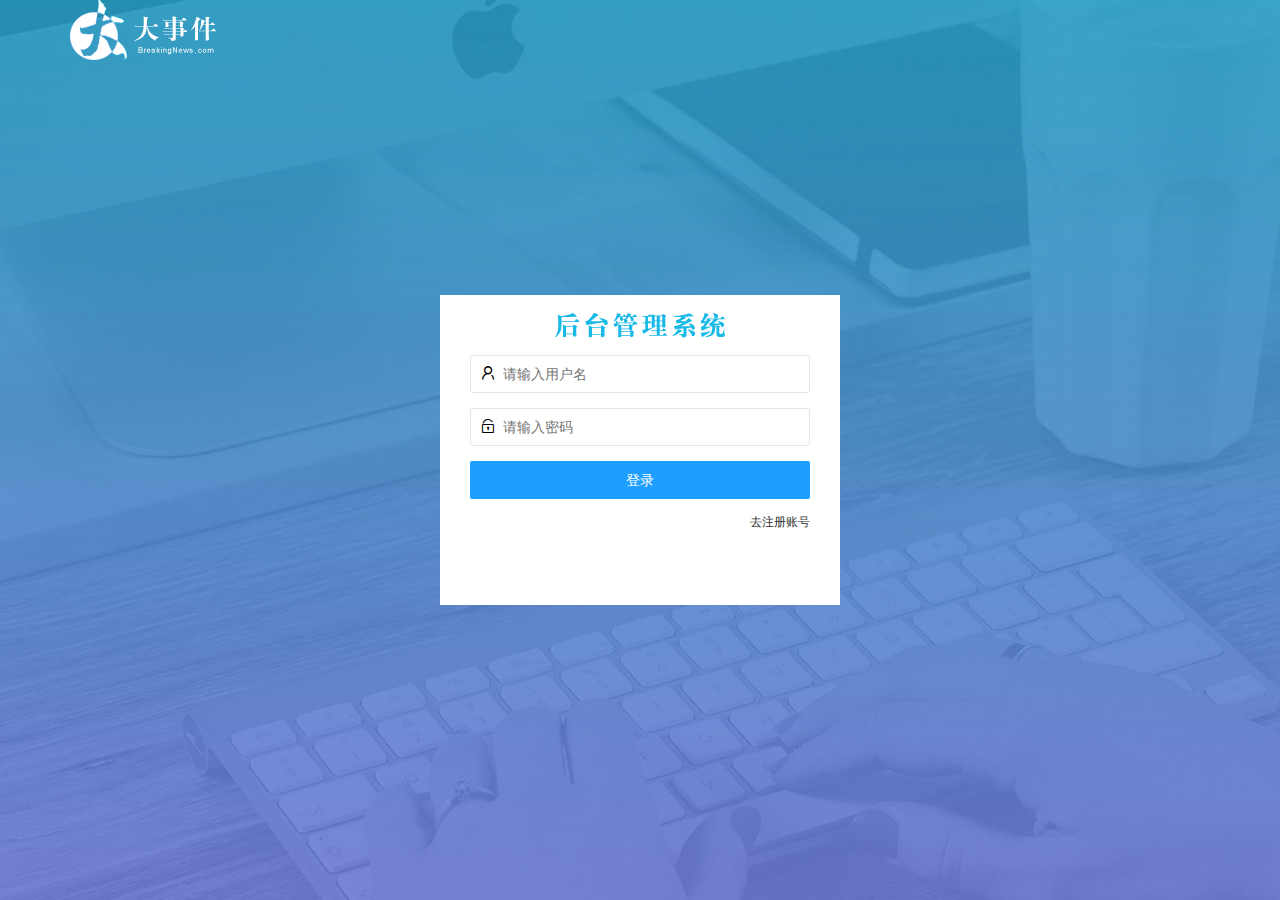
<file: login.html>
<!DOCTYPE html>
<html lang="en">
  <head>
    <meta charset="UTF-8" />
    <meta name="viewport" content="width=device-width, initial-scale=1.0" />
    <title>大事件-登录/注册</title>
    <!-- 导入 LayUI 的样式 -->
    <link rel="stylesheet" href="/assets/lib/layui/css/layui.css" />
    <!-- 导入自己的样式表 -->
    <link rel="stylesheet" href="/assets/css/login.css" />
  </head>
  <body>
    <!-- 头部的 Logo 区域 -->
    <div class="layui-main">
      <img src="/assets/images/logo.png" alt="" />
    </div>

    <!-- 登录注册区域 -->
    <div class="loginAndRegBox">
      <div class="title-box"></div>
      <!-- 登录的div -->
      <div class="login-box">
       <!-- 登录的表单 -->
    <form class="layui-form" id="form_login">
      <!-- 用户名 -->
      <div class="layui-form-item">
        <i class="layui-icon layui-icon-username"></i>
        <input type="text" name="username" required lay-verify="required" placeholder="请输入用户名" autocomplete="off" class="layui-input" />
      </div>
      <!-- 密码 -->
      <div class="layui-form-item">
        <i class="layui-icon layui-icon-password"></i>
        <input type="password" name="password" required lay-verify="required|pwd" placeholder="请输入密码" autocomplete="off" class="layui-input" />
      </div>
      <!-- 登录按钮 -->
      <div class="layui-form-item">
        <!-- 注意：表单提交按钮和普通按钮的区别，就是 lay-submit 属性 -->
        <button class="layui-btn layui-btn-fluid layui-btn-normal" lay-submit>登录</button>
      </div>
      <div class="layui-form-item links">
        <a href="javascript:;" id="link_reg">去注册账号</a>
      </div>
    </div>
    </form>
      <!-- 注册的div -->
      <div class="reg-box">
        <!-- 注册的表单 -->
    <form class="layui-form" id="form_reg">
      <!-- 用户名 -->
      <div class="layui-form-item">
        <i class="layui-icon layui-icon-username"></i>
        <input type="text" name="username" required lay-verify="required" placeholder="请输入用户名" autocomplete="off" class="layui-input" />
      </div>
      <!-- 密码 -->
      <div class="layui-form-item">
        <i class="layui-icon layui-icon-password"></i>
        <input type="password" name="password" required lay-verify="required|pwd" placeholder="请输入密码" autocomplete="off" class="layui-input" />
      </div>
      <!-- 密码确认框 -->
      <div class="layui-form-item">
        <i class="layui-icon layui-icon-password"></i>
        <input type="password" name="repassword" required lay-verify="required|pwd|repwd" placeholder="再次确认密码" autocomplete="off" class="layui-input" />
      </div>
      <!-- 注册按钮 -->
      <div class="layui-form-item">
        <!-- 注意：表单提交按钮和普通按钮的区别，就是 lay-submit 属性 -->
        <button class="layui-btn layui-btn-fluid layui-btn-normal" lay-submit>注册</button>
      </div>
      <div class="layui-form-item links">
        <a href="javascript:;" id="link_login">去登录</a>
      </div>
    </form>
        <!-- <a href="javascript:;" id="link_login">去登录</a> -->
      </div>
    </div>
    <!-- 导入layui的js -->
    <script src="/assets/lib/layui/layui.all.js"></script>
  
    <!-- 导入jquery -->
    <script src="/assets/lib/jquery.js"></script>

    <!-- 导入 自己封装的baseAPI.js -->
    <script src="/assets/js/baseAPI.js"></script>

    <!-- 导入自己的JavaScript -->
    <script src="/assets/js/login.js"></script>
  </body>
</html>
</file>
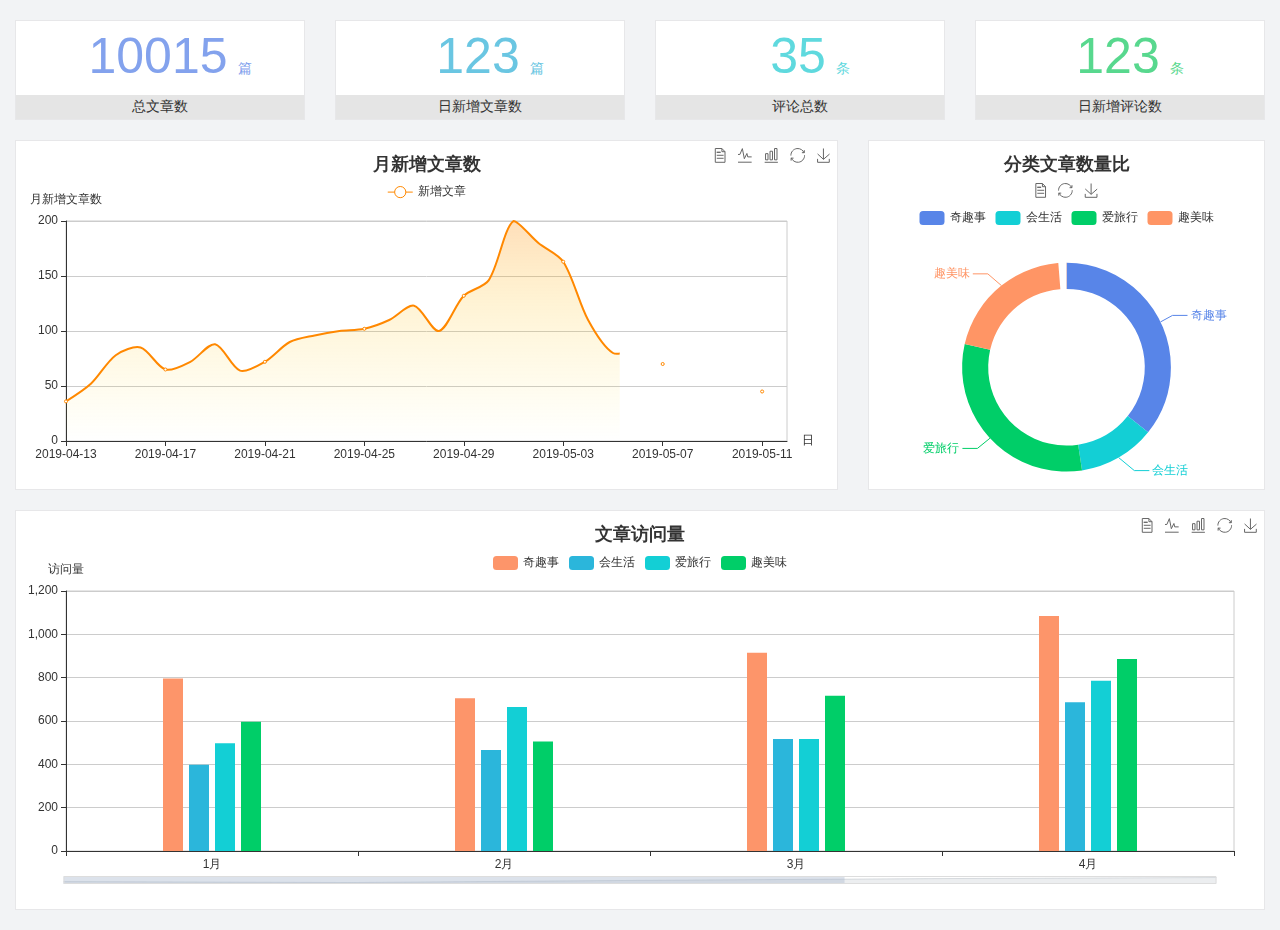
<file: home/dashboard.html>
<!DOCTYPE html>
<html lang="en">

<head>
  <meta charset="UTF-8">
  <meta name="viewport" content="width=device-width, initial-scale=1.0">
  <meta http-equiv="X-UA-Compatible" content="ie=edge">
  <title>图表统计</title>
  <link rel="stylesheet" href="../../assets/lib/bootstrap.css" />
  <link rel="stylesheet" href="../../assets/lib/main.css" />
  <script src="../../assets/lib/jquery.js"></script>
  <script type="text/javascript" src="../../assets/lib/echarts.min.js"></script>
</head>

<body>
  <div class="container-fluid">
    <div class="row spannel_list">
      <div class="col-sm-3 col-xs-6">
        <div class="spannel">
          <em>10015</em><span>篇</span>
          <b>总文章数</b>
        </div>
      </div>
      <div class="col-sm-3 col-xs-6">
        <div class="spannel scolor01">
          <em>123</em><span>篇</span>
          <b>日新增文章数</b>
        </div>
      </div>
      <div class="col-sm-3 col-xs-6">
        <div class="spannel scolor02">
          <em>35</em><span>条</span>
          <b>评论总数</b>
        </div>
      </div>
      <div class="col-sm-3 col-xs-6">
        <div class="spannel scolor03">
          <em>123</em><span>条</span>
          <b>日新增评论数</b>
        </div>
      </div>
    </div>
  </div>

  <div class="container-fluid">
    <div class="row curve-pie">
      <div class="col-lg-8 col-md-8">
        <div class="gragh_pannel" id="curve_show"></div>
      </div>
      <div class="col-lg-4 col-md-4">
        <div class="gragh_pannel" id="pie_show"></div>
      </div>
    </div>
  </div>

  <div class="container-fluid">
    <div class="column_pannel" id="column_show"></div>
  </div>

  <script>
    var oChart = echarts.init(document.getElementById('curve_show'));
    var aList_all = [
      { 'count': 36, 'date': '2019-04-13' },
      { 'count': 52, 'date': '2019-04-14' },
      { 'count': 78, 'date': '2019-04-15' },
      { 'count': 85, 'date': '2019-04-16' },
      { 'count': 65, 'date': '2019-04-17' },
      { 'count': 72, 'date': '2019-04-18' },
      { 'count': 88, 'date': '2019-04-19' },
      { 'count': 64, 'date': '2019-04-20' },
      { 'count': 72, 'date': '2019-04-21' },
      { 'count': 90, 'date': '2019-04-22' },
      { 'count': 96, 'date': '2019-04-23' },
      { 'count': 100, 'date': '2019-04-24' },
      { 'count': 102, 'date': '2019-04-25' },
      { 'count': 110, 'date': '2019-04-26' },
      { 'count': 123, 'date': '2019-04-27' },
      { 'count': 100, 'date': '2019-04-28' },
      { 'count': 132, 'date': '2019-04-29' },
      { 'count': 146, 'date': '2019-04-30' },
      { 'count': 200, 'date': '2019-05-01' },
      { 'count': 180, 'date': '2019-05-02' },
      { 'count': 163, 'date': '2019-05-03' },
      { 'count': 110, 'date': '2019-05-04' },
      { 'count': 80, 'date': '2019-05-05' },
      { 'count': 82, 'date': '2019-05-06' },
      { 'count': 70, 'date': '2019-05-07' },
      { 'count': 65, 'date': '2019-05-08' },
      { 'count': 54, 'date': '2019-05-09' },
      { 'count': 40, 'date': '2019-05-10' },
      { 'count': 45, 'date': '2019-05-11' },
      { 'count': 38, 'date': '2019-05-12' },
    ];

    let aCount = [];
    let aDate = [];

    for (var i = 0; i < aList_all.length; i++) {
      aCount.push(aList_all[i].count);
      aDate.push(aList_all[i].date);
    }

    var chartopt = {
      title: {
        text: '月新增文章数',
        left: 'center',
        top: '10'
      },
      tooltip: {
        trigger: 'axis'
      },
      legend: {
        data: ['新增文章'],
        top: '40'
      },
      toolbox: {
        show: true,
        feature: {
          mark: { show: true },
          dataView: { show: true, readOnly: false },
          magicType: { show: true, type: ['line', 'bar'] },
          restore: { show: true },
          saveAsImage: { show: true }
        }
      },
      calculable: true,
      xAxis: [
        {
          name: '日',
          type: 'category',
          boundaryGap: false,
          data: aDate
        }
      ],
      yAxis: [
        {
          name: '月新增文章数',
          type: 'value'
        }
      ],
      series: [
        {
          name: '新增文章',
          type: 'line',
          smooth: true,
          itemStyle: { normal: { areaStyle: { type: 'default' }, color: '#f80' }, lineStyle: { color: '#f80' } },
          data: aCount
        }],
      areaStyle: {
        normal: {
          color: new echarts.graphic.LinearGradient(0, 0, 0, 1, [{
            offset: 0,
            color: 'rgba(255,136,0,0.39)'
          }, {
            offset: .34,
            color: 'rgba(255,180,0,0.25)'
          }, {
            offset: 1,
            color: 'rgba(255,222,0,0.00)'
          }])

        }
      },
      grid: {
        show: true,
        x: 50,
        x2: 50,
        y: 80,
        height: 220
      }
    };

    oChart.setOption(chartopt);


    var oPie = echarts.init(document.getElementById('pie_show'));
    var oPieopt =
    {
      title: {
        top: 10,
        text: '分类文章数量比',
        x: 'center'
      },
      tooltip: {
        trigger: 'item',
        formatter: "{a} <br/>{b} : {c} ({d}%)"
      },
      color: ['#5885e8', '#13cfd5', '#00ce68', '#ff9565'],
      legend: {
        x: 'center',
        top: 65,
        data: ['奇趣事', '会生活', '爱旅行', '趣美味']
      },
      toolbox: {
        show: true,
        x: 'center',
        top: 35,
        feature: {
          mark: { show: true },
          dataView: { show: true, readOnly: false },
          magicType: {
            show: true,
            type: ['pie', 'funnel'],
            option: {
              funnel: {
                x: '25%',
                width: '50%',
                funnelAlign: 'left',
                max: 1548
              }
            }
          },
          restore: { show: true },
          saveAsImage: { show: true }
        }
      },
      calculable: true,
      series: [
        {
          name: '访问来源',
          type: 'pie',
          radius: ['45%', '60%'],
          center: ['50%', '65%'],
          data: [
            { value: 300, name: '奇趣事' },
            { value: 100, name: '会生活' },
            { value: 260, name: '爱旅行' },
            { value: 180, name: '趣美味' }
          ]
        }
      ]
    };
    oPie.setOption(oPieopt);



    var oColumn = this.echarts.init(document.getElementById('column_show'));
    var oColumnopt =
    {
      title: {
        text: '文章访问量',
        left: 'center',
        top: '10'
      },
      tooltip: {
        trigger: 'axis'
      },
      legend: {
        data: ['奇趣事', '会生活', '爱旅行', '趣美味'],
        top: '40'
      },
      toolbox: {
        show: true,
        feature: {
          mark: { show: true },
          dataView: { show: true, readOnly: false },
          magicType: { show: true, type: ['line', 'bar'] },
          restore: { show: true },
          saveAsImage: { show: true }
        }
      },
      calculable: true,
      xAxis: [
        {
          type: 'category',
          data: ['1月', '2月', '3月', '4月', '5月']
        }
      ],
      yAxis: [
        {
          name: '访问量',
          type: 'value'
        }
      ],
      series: [
        {
          name: '奇趣事',
          type: 'bar',
          barWidth: 20,
          itemStyle: {
            normal: { areaStyle: { type: 'default' }, color: '#fd956a' }
          },
          data: [800, 708, 920, 1090, 1200]
        },
        {
          name: '会生活',
          type: 'bar',
          barWidth: 20,
          itemStyle: {
            normal: { areaStyle: { type: 'default' }, color: '#2bb6db' }
          },
          data: [400, 468, 520, 690, 800]
        },
        {
          name: '爱旅行',
          type: 'bar',
          barWidth: 20,
          itemStyle: {
            normal: { areaStyle: { type: 'default' }, color: '#13cfd5' }
          },
          data: [500, 668, 520, 790, 900]
        },
        {
          name: '趣美味',
          type: 'bar',
          barWidth: 20,
          itemStyle: {
            normal: { areaStyle: { type: 'default' }, color: '#00ce68' }
          },
          data: [600, 508, 720, 890, 1000]
        }
      ],
      grid: {
        show: true,
        x: 50,
        x2: 30,
        y: 80,
        height: 260
      },
      dataZoom: [//给x轴设置滚动条
        {
          start: 0,//默认为0
          end: 100 - 1000 / 31,//默认为100
          type: 'slider',
          show: true,
          xAxisIndex: [0],
          handleSize: 0,//滑动条的 左右2个滑动条的大小
          height: 8,//组件高度
          left: 45, //左边的距离
          right: 50,//右边的距离
          bottom: 26,//右边的距离
          handleColor: '#ddd',//h滑动图标的颜色
          handleStyle: {
            borderColor: "#cacaca",
            borderWidth: "1",
            shadowBlur: 2,
            background: "#ddd",
            shadowColor: "#ddd",
          }
        }]
    };
    oColumn.setOption(oColumnopt);
  </script>
</body>

</html>
</file>
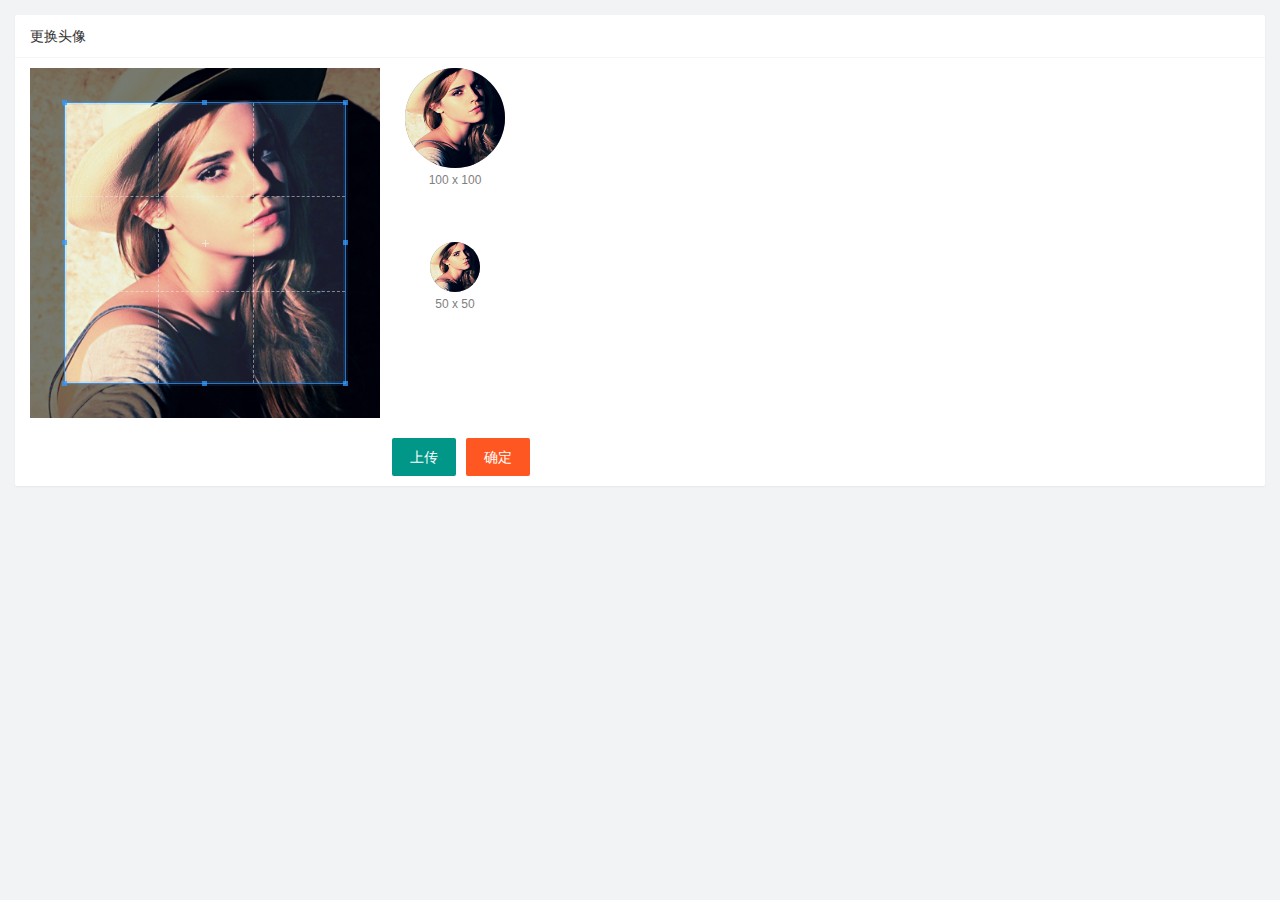
<file: user/user_avatar.html>
<!DOCTYPE html>
<html lang="en">

<head>
    <meta charset="UTF-8" />
    <meta name="viewport" content="width=device-width, initial-scale=1.0" />
    <title>Document</title>
    <link rel="stylesheet" href="/assets/lib/layui/css/layui.css" />
    <link rel="stylesheet" href="/assets/lib/cropper/cropper.css" />
    <link rel="stylesheet" href="/assets/css/user/user_avatar.css" />
</head>

<body>
    <!-- 卡片区域 -->
    <div class="layui-card">
        <div class="layui-card-header">更换头像</div>
        <div class="layui-card-body">
            <!-- 第一行的图片裁剪和预览区域 -->
            <div class="row1">
                <!-- 图片裁剪区域 -->
                <div class="cropper-box">
                    <!-- 这个 img 标签很重要，将来会把它初始化为裁剪区域 -->
                    <img id="image" src="/assets/images/sample.jpg" />
                </div>
                <!-- 图片的预览区域 -->
                <div class="preview-box">
                    <div>
                        <!-- 宽高为 100px 的预览区域 -->
                        <div class="img-preview w100"></div>
                        <p class="size">100 x 100</p>
                    </div>
                    <div>
                        <!-- 宽高为 50px 的预览区域 -->
                        <div class="img-preview w50"></div>
                        <p class="size">50 x 50</p>
                    </div>
                </div>
            </div>
            <div class="row2">
                <input type="file" id="file" accept="image/*" />
                <button type="button" class="layui-btn" id="btnChooseImage">上传</button>
                <button type="button" class="layui-btn layui-btn-danger" id="btnUpload">确定</button>
            </div>
        </div>
    </div>
</body>


<script src="/assets/lib/layui/layui.all.js"></script>
<script src="/assets/lib/jquery.js"></script>
<script src="/assets/lib/cropper/Cropper.js"></script>
<script src="/assets/lib/cropper/jquery-cropper.js"></script>
<script src="/assets/js/baseAPI.js"></script>
<script src="/assets/js/user/user_avatar.js"></script>
</html>
</file>
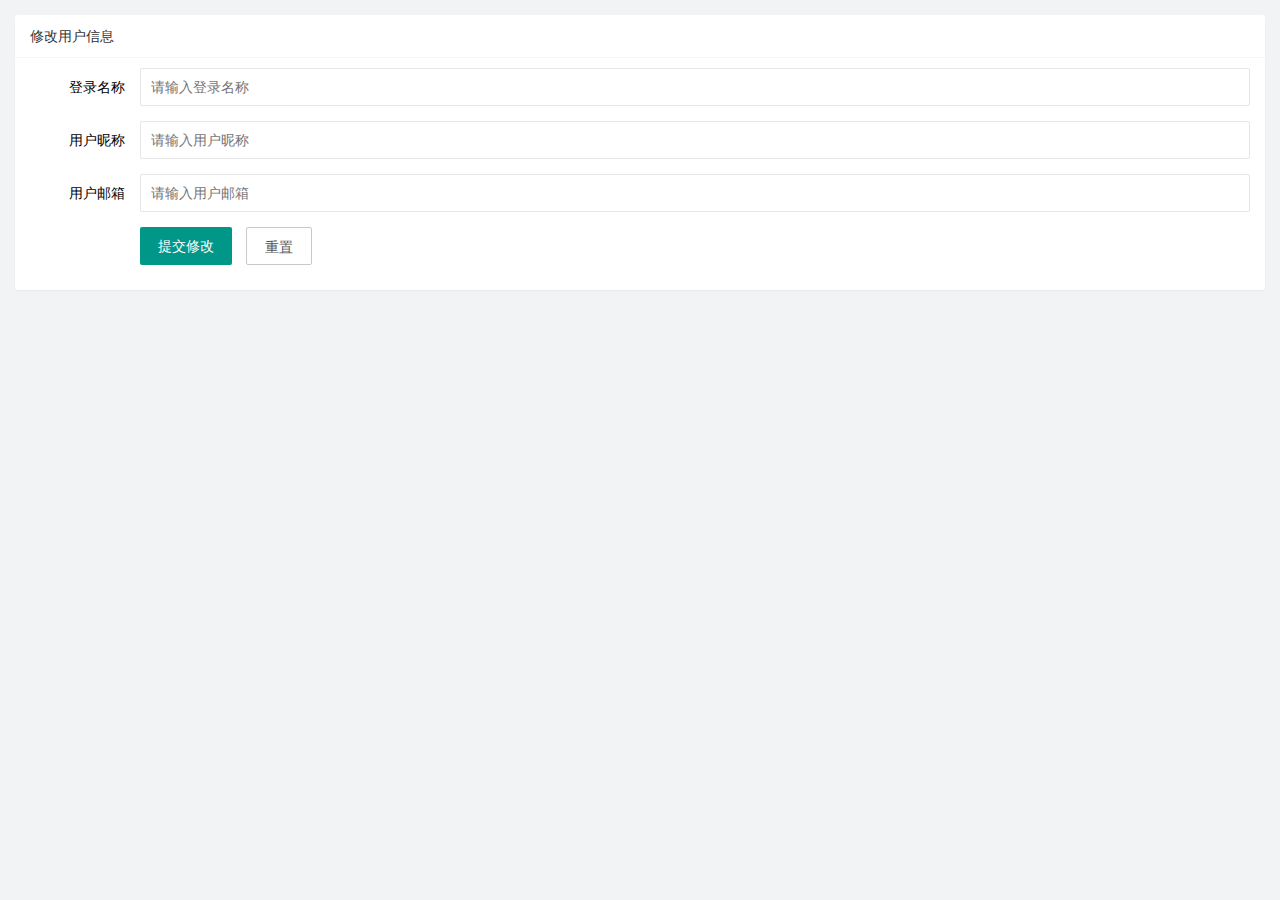
<file: user/user_info.html>
<!DOCTYPE html>
<html lang="en">

<head>
    <meta charset="UTF-8" />
    <meta name="viewport" content="width=device-width, initial-scale=1.0" />
    <title>Document</title>
    <!-- 导入 layui 的样式 -->
    <link rel="stylesheet" href="/assets/lib/layui/css/layui.css" />
    <!-- 导入自己的样式 -->
    <link rel="stylesheet" href="/assets/css/user/user_info.css" />
</head>

<body>
    <!-- 卡片区域 -->
    <div class="layui-card">
        <div class="layui-card-header">修改用户信息</div>
        <div class="layui-card-body">
            <!-- form 表单区域 -->
            <form class="layui-form" action="" lay-filter='formUserInfo'>
                <!-- 这是隐藏域 -->
  <input type="hidden" name="id" value="" />
                <div class="layui-form-item">
                    <label class="layui-form-label">登录名称</label>
                    <div class="layui-input-block">
                        <input type="text" name="username" required lay-verify="required" placeholder="请输入登录名称"
                            autocomplete="off" class="layui-input" />
                    </div>
                </div>
                <div class="layui-form-item">
                    <label class="layui-form-label">用户昵称</label>
                    <div class="layui-input-block">
                        <input type="text" name="nickname" required lay-verify="required|nickname" placeholder="请输入用户昵称"
                            autocomplete="off" class="layui-input" />
                    </div>
                </div>
                <div class="layui-form-item">
                    <label class="layui-form-label">用户邮箱</label>
                    <div class="layui-input-block">
                        <input type="text" name="email" required lay-verify="required|email" placeholder="请输入用户邮箱"
                            autocomplete="off" class="layui-input" />
                    </div>
                </div>
                <div class="layui-form-item">
                    <div class="layui-input-block">
                        <button class="layui-btn" lay-submit lay-filter="formDemo">提交修改</button>
                        <button id="btnReset" class="layui-btn layui-btn-primary">重置</button>
                    </div>
                </div>
            </form>
        </div>
    </div>
</body>

<!-- 导入 layui 的 js -->
<script src="/assets/lib/layui/layui.all.js"></script>
<!-- 导入 jquery -->
<script src="/assets/lib/jquery.js"></script>
<!-- 引入baseAPI js -->
<script src="/assets/js/baseAPI.js"></script>
<!-- 导入自己的 js -->
<script src="/assets/js/user/user_info.js"></script>

</html>
</file>
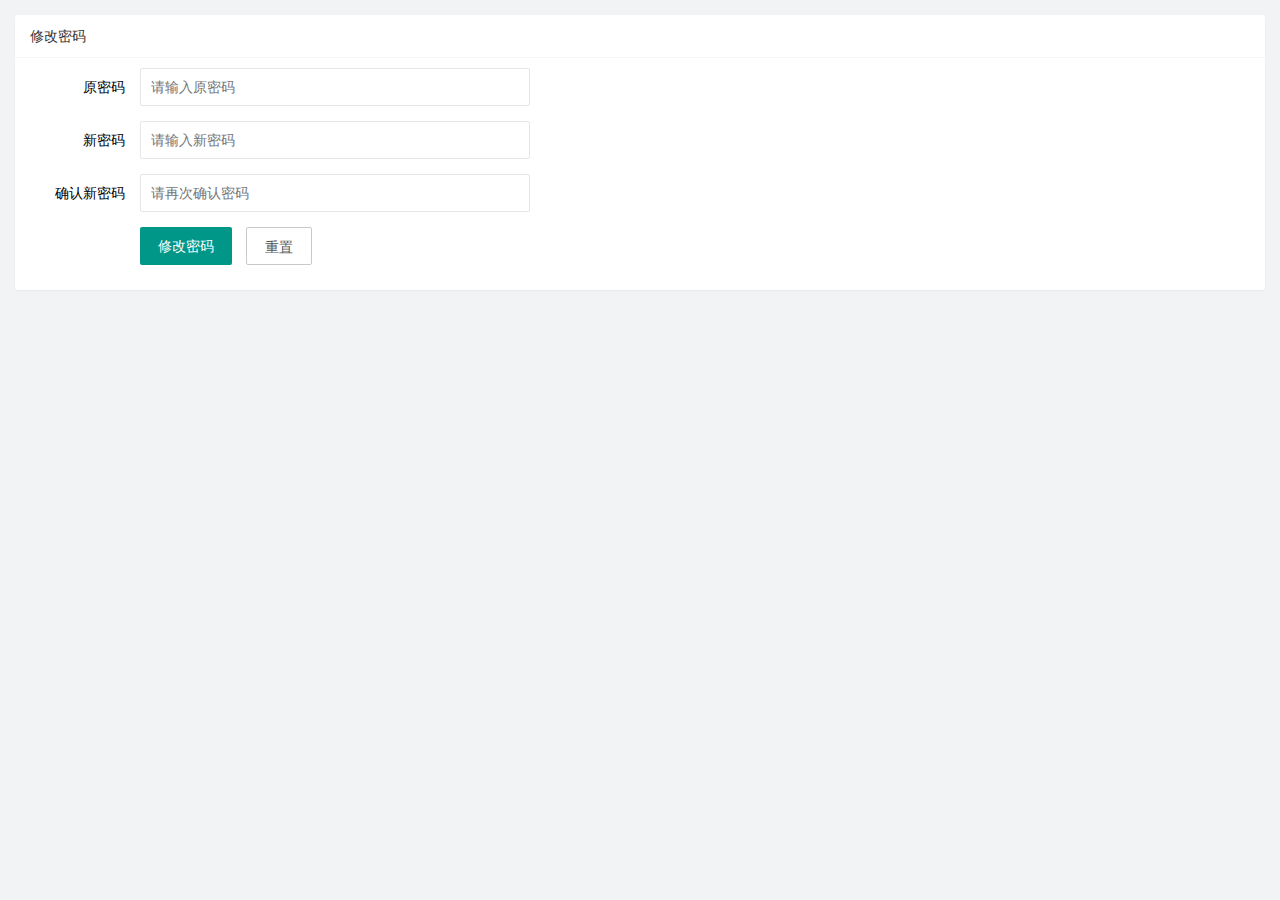
<file: user/user_pwd.html>
<!DOCTYPE html>
<html lang="en">
  <head>
    <meta charset="UTF-8" />
    <meta name="viewport" content="width=device-width, initial-scale=1.0" />
    <title>Document</title>
    <link rel="stylesheet" href="/assets/lib/layui/css/layui.css" />
    <link rel="stylesheet" href="/assets/css/user/user_pwd.css" />
  </head>
  <body>
    <!-- 卡片区域 -->
    <div class="layui-card">
      <div class="layui-card-header">修改密码</div>
      <div class="layui-card-body">
        <form class="layui-form">
          <div class="layui-form-item">
            <label class="layui-form-label">原密码</label>
            <div class="layui-input-block">
              <input type="password" name="oldPwd" required lay-verify="required|pwd" placeholder="请输入原密码" autocomplete="off" class="layui-input" />
            </div>
          </div>
          <div class="layui-form-item">
            <label class="layui-form-label">新密码</label>
            <div class="layui-input-block">
              <input type="password" name="newPwd" required lay-verify="required|pwd|samePwd" placeholder="请输入新密码" autocomplete="off" class="layui-input" />
            </div>
          </div>
          <div class="layui-form-item">
            <label class="layui-form-label">确认新密码</label>
            <div class="layui-input-block">
              <input type="password" name="rePwd" required lay-verify="required|rePwd" placeholder="请再次确认密码" autocomplete="off" class="layui-input" />
            </div>
          </div>
          <div class="layui-form-item">
            <div class="layui-input-block">
              <button class="layui-btn" lay-submit lay-filter="formDemo">修改密码</button>
              <button type="reset" class="layui-btn layui-btn-primary">重置</button>
            </div>
          </div>
        </form>
      </div>
    </div>
  </body>


  <!-- 导入 layui 的 js -->
<script src="/assets/lib/layui/layui.all.js"></script>
<!-- 导入 jQuery -->
<script src="/assets/lib/jquery.js"></script>
<!-- 导入 baseAPI -->
<script src="/assets/js/baseAPI.js"></script>
<!-- 导入自己的 js -->
<script src="/assets/js/user/user_pwd.js"></script>

</html>
</file>
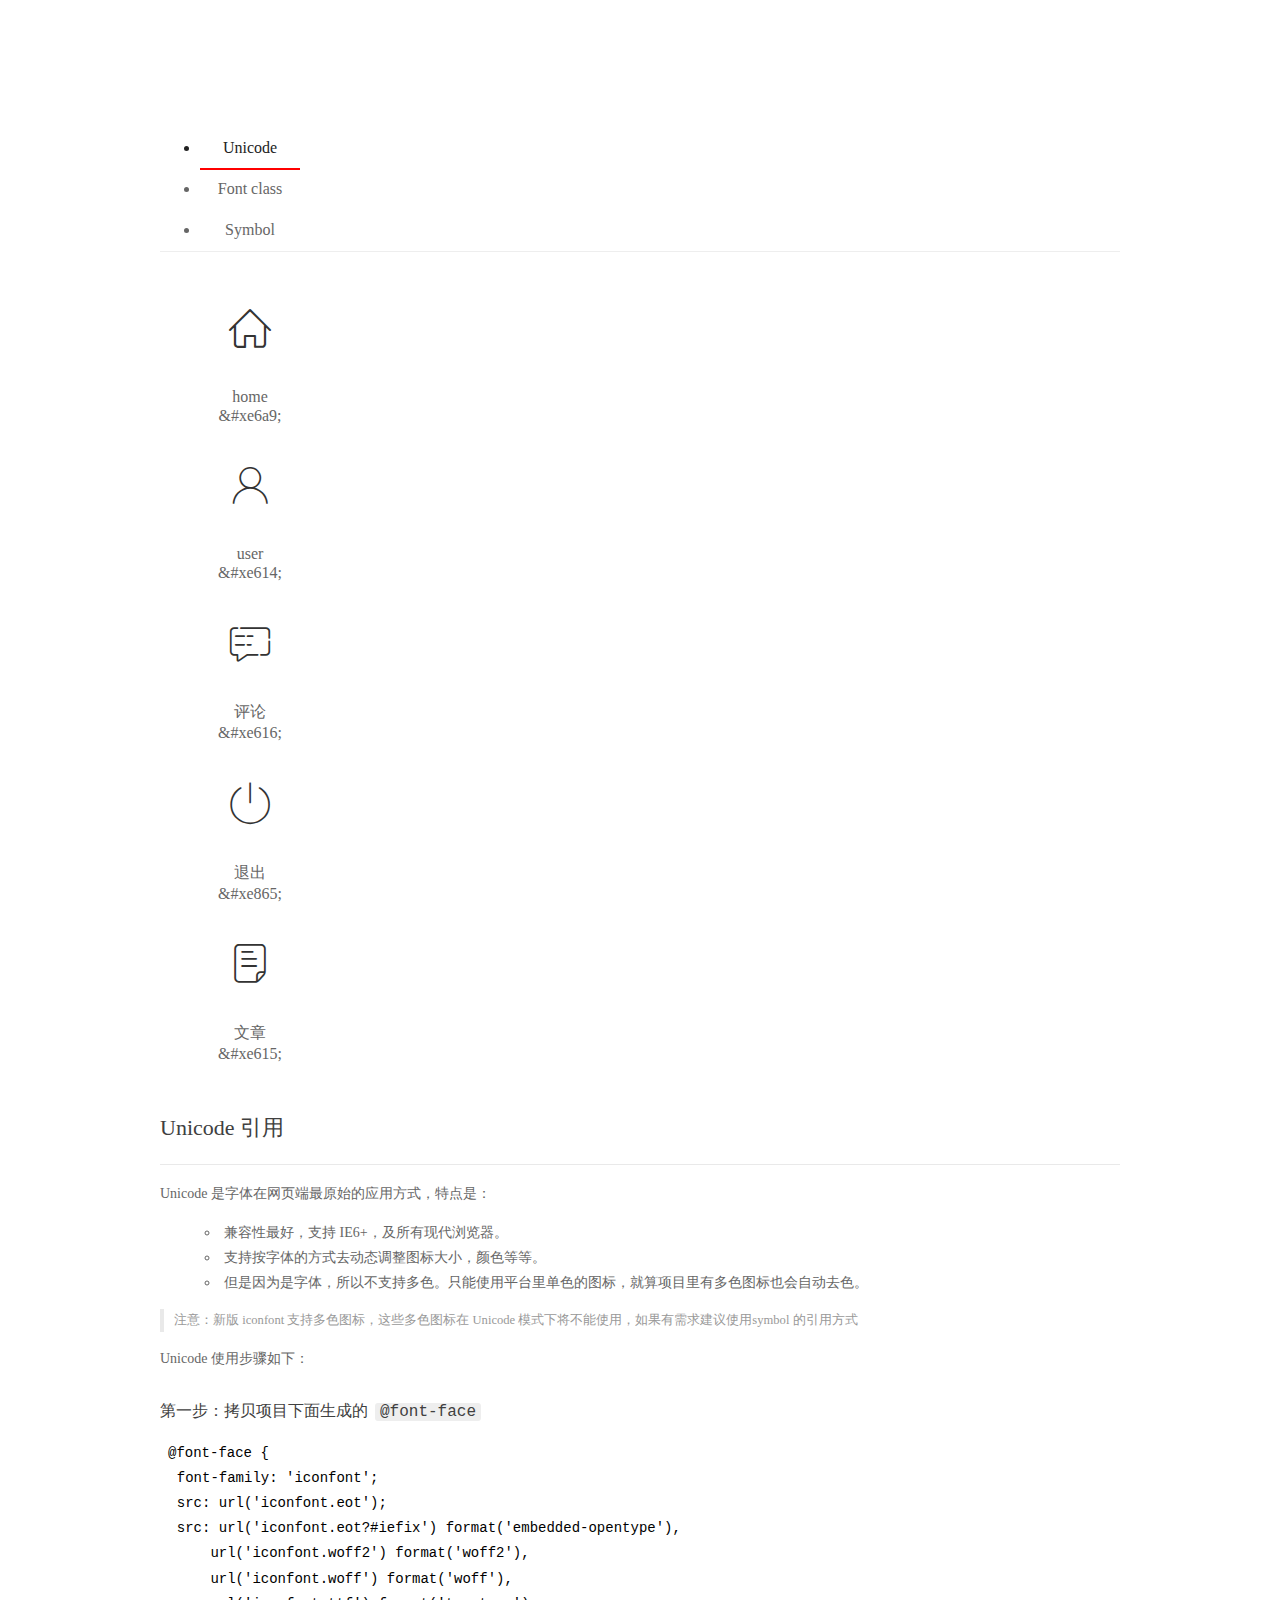
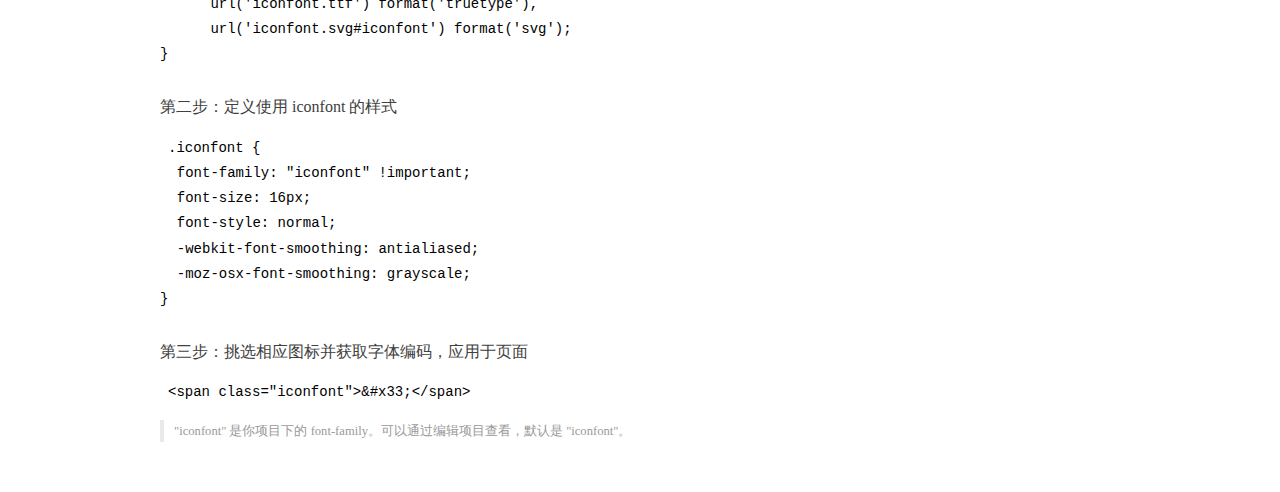
<file: assets/fonts/demo_index.html>
<!DOCTYPE html>
<html>
<head>
  <meta charset="utf-8"/>
  <title>IconFont Demo</title>
  <link rel="shortcut icon" href="https://gtms04.alicdn.com/tps/i4/TB1_oz6GVXXXXaFXpXXJDFnIXXX-64-64.ico" type="image/x-icon"/>
  <link rel="stylesheet" href="https://g.alicdn.com/thx/cube/1.3.2/cube.min.css">
  <link rel="stylesheet" href="demo.css">
  <link rel="stylesheet" href="iconfont.css">
  <script src="iconfont.js"></script>
  <!-- jQuery -->
  <script src="https://a1.alicdn.com/oss/uploads/2018/12/26/7bfddb60-08e8-11e9-9b04-53e73bb6408b.js"></script>
  <!-- 代码高亮 -->
  <script src="https://a1.alicdn.com/oss/uploads/2018/12/26/a3f714d0-08e6-11e9-8a15-ebf944d7534c.js"></script>
</head>
<body>
  <div class="main">
    <h1 class="logo"><a href="https://www.iconfont.cn/" title="iconfont 首页" target="_blank">&#xe86b;</a></h1>
    <div class="nav-tabs">
      <ul id="tabs" class="dib-box">
        <li class="dib active"><span>Unicode</span></li>
        <li class="dib"><span>Font class</span></li>
        <li class="dib"><span>Symbol</span></li>
      </ul>
      
    </div>
    <div class="tab-container">
      <div class="content unicode" style="display: block;">
          <ul class="icon_lists dib-box">
          
            <li class="dib">
              <span class="icon iconfont">&#xe6a9;</span>
                <div class="name">home</div>
                <div class="code-name">&amp;#xe6a9;</div>
              </li>
          
            <li class="dib">
              <span class="icon iconfont">&#xe614;</span>
                <div class="name">user</div>
                <div class="code-name">&amp;#xe614;</div>
              </li>
          
            <li class="dib">
              <span class="icon iconfont">&#xe616;</span>
                <div class="name">评论</div>
                <div class="code-name">&amp;#xe616;</div>
              </li>
          
            <li class="dib">
              <span class="icon iconfont">&#xe865;</span>
                <div class="name">退出</div>
                <div class="code-name">&amp;#xe865;</div>
              </li>
          
            <li class="dib">
              <span class="icon iconfont">&#xe615;</span>
                <div class="name">文章</div>
                <div class="code-name">&amp;#xe615;</div>
              </li>
          
          </ul>
          <div class="article markdown">
          <h2 id="unicode-">Unicode 引用</h2>
          <hr>

          <p>Unicode 是字体在网页端最原始的应用方式，特点是：</p>
          <ul>
            <li>兼容性最好，支持 IE6+，及所有现代浏览器。</li>
            <li>支持按字体的方式去动态调整图标大小，颜色等等。</li>
            <li>但是因为是字体，所以不支持多色。只能使用平台里单色的图标，就算项目里有多色图标也会自动去色。</li>
          </ul>
          <blockquote>
            <p>注意：新版 iconfont 支持多色图标，这些多色图标在 Unicode 模式下将不能使用，如果有需求建议使用symbol 的引用方式</p>
          </blockquote>
          <p>Unicode 使用步骤如下：</p>
          <h3 id="-font-face">第一步：拷贝项目下面生成的 <code>@font-face</code></h3>
<pre><code class="language-css"
>@font-face {
  font-family: 'iconfont';
  src: url('iconfont.eot');
  src: url('iconfont.eot?#iefix') format('embedded-opentype'),
      url('iconfont.woff2') format('woff2'),
      url('iconfont.woff') format('woff'),
      url('iconfont.ttf') format('truetype'),
      url('iconfont.svg#iconfont') format('svg');
}
</code></pre>
          <h3 id="-iconfont-">第二步：定义使用 iconfont 的样式</h3>
<pre><code class="language-css"
>.iconfont {
  font-family: "iconfont" !important;
  font-size: 16px;
  font-style: normal;
  -webkit-font-smoothing: antialiased;
  -moz-osx-font-smoothing: grayscale;
}
</code></pre>
          <h3 id="-">第三步：挑选相应图标并获取字体编码，应用于页面</h3>
<pre>
<code class="language-html"
>&lt;span class="iconfont"&gt;&amp;#x33;&lt;/span&gt;
</code></pre>
          <blockquote>
            <p>"iconfont" 是你项目下的 font-family。可以通过编辑项目查看，默认是 "iconfont"。</p>
          </blockquote>
          </div>
      </div>
      <div class="content font-class">
        <ul class="icon_lists dib-box">
          
          <li class="dib">
            <span class="icon iconfont icon-home"></span>
            <div class="name">
              home
            </div>
            <div class="code-name">.icon-home
            </div>
          </li>
          
          <li class="dib">
            <span class="icon iconfont icon-user"></span>
            <div class="name">
              user
            </div>
            <div class="code-name">.icon-user
            </div>
          </li>
          
          <li class="dib">
            <span class="icon iconfont icon-pinglun"></span>
            <div class="name">
              评论
            </div>
            <div class="code-name">.icon-pinglun
            </div>
          </li>
          
          <li class="dib">
            <span class="icon iconfont icon-tuichu"></span>
            <div class="name">
              退出
            </div>
            <div class="code-name">.icon-tuichu
            </div>
          </li>
          
          <li class="dib">
            <span class="icon iconfont icon-16"></span>
            <div class="name">
              文章
            </div>
            <div class="code-name">.icon-16
            </div>
          </li>
          
        </ul>
        <div class="article markdown">
        <h2 id="font-class-">font-class 引用</h2>
        <hr>

        <p>font-class 是 Unicode 使用方式的一种变种，主要是解决 Unicode 书写不直观，语意不明确的问题。</p>
        <p>与 Unicode 使用方式相比，具有如下特点：</p>
        <ul>
          <li>兼容性良好，支持 IE8+，及所有现代浏览器。</li>
          <li>相比于 Unicode 语意明确，书写更直观。可以很容易分辨这个 icon 是什么。</li>
          <li>因为使用 class 来定义图标，所以当要替换图标时，只需要修改 class 里面的 Unicode 引用。</li>
          <li>不过因为本质上还是使用的字体，所以多色图标还是不支持的。</li>
        </ul>
        <p>使用步骤如下：</p>
        <h3 id="-fontclass-">第一步：引入项目下面生成的 fontclass 代码：</h3>
<pre><code class="language-html">&lt;link rel="stylesheet" href="./iconfont.css"&gt;
</code></pre>
        <h3 id="-">第二步：挑选相应图标并获取类名，应用于页面：</h3>
<pre><code class="language-html">&lt;span class="iconfont icon-xxx"&gt;&lt;/span&gt;
</code></pre>
        <blockquote>
          <p>"
            iconfont" 是你项目下的 font-family。可以通过编辑项目查看，默认是 "iconfont"。</p>
        </blockquote>
      </div>
      </div>
      <div class="content symbol">
          <ul class="icon_lists dib-box">
          
            <li class="dib">
                <svg class="icon svg-icon" aria-hidden="true">
                  <use xlink:href="#icon-home"></use>
                </svg>
                <div class="name">home</div>
                <div class="code-name">#icon-home</div>
            </li>
          
            <li class="dib">
                <svg class="icon svg-icon" aria-hidden="true">
                  <use xlink:href="#icon-user"></use>
                </svg>
                <div class="name">user</div>
                <div class="code-name">#icon-user</div>
            </li>
          
            <li class="dib">
                <svg class="icon svg-icon" aria-hidden="true">
                  <use xlink:href="#icon-pinglun"></use>
                </svg>
                <div class="name">评论</div>
                <div class="code-name">#icon-pinglun</div>
            </li>
          
            <li class="dib">
                <svg class="icon svg-icon" aria-hidden="true">
                  <use xlink:href="#icon-tuichu"></use>
                </svg>
                <div class="name">退出</div>
                <div class="code-name">#icon-tuichu</div>
            </li>
          
            <li class="dib">
                <svg class="icon svg-icon" aria-hidden="true">
                  <use xlink:href="#icon-16"></use>
                </svg>
                <div class="name">文章</div>
                <div class="code-name">#icon-16</div>
            </li>
          
          </ul>
          <div class="article markdown">
          <h2 id="symbol-">Symbol 引用</h2>
          <hr>

          <p>这是一种全新的使用方式，应该说这才是未来的主流，也是平台目前推荐的用法。相关介绍可以参考这篇<a href="">文章</a>
            这种用法其实是做了一个 SVG 的集合，与另外两种相比具有如下特点：</p>
          <ul>
            <li>支持多色图标了，不再受单色限制。</li>
            <li>通过一些技巧，支持像字体那样，通过 <code>font-size</code>, <code>color</code> 来调整样式。</li>
            <li>兼容性较差，支持 IE9+，及现代浏览器。</li>
            <li>浏览器渲染 SVG 的性能一般，还不如 png。</li>
          </ul>
          <p>使用步骤如下：</p>
          <h3 id="-symbol-">第一步：引入项目下面生成的 symbol 代码：</h3>
<pre><code class="language-html">&lt;script src="./iconfont.js"&gt;&lt;/script&gt;
</code></pre>
          <h3 id="-css-">第二步：加入通用 CSS 代码（引入一次就行）：</h3>
<pre><code class="language-html">&lt;style&gt;
.icon {
  width: 1em;
  height: 1em;
  vertical-align: -0.15em;
  fill: currentColor;
  overflow: hidden;
}
&lt;/style&gt;
</code></pre>
          <h3 id="-">第三步：挑选相应图标并获取类名，应用于页面：</h3>
<pre><code class="language-html">&lt;svg class="icon" aria-hidden="true"&gt;
  &lt;use xlink:href="#icon-xxx"&gt;&lt;/use&gt;
&lt;/svg&gt;
</code></pre>
          </div>
      </div>

    </div>
  </div>
  <script>
  $(document).ready(function () {
      $('.tab-container .content:first').show()

      $('#tabs li').click(function (e) {
        var tabContent = $('.tab-container .content')
        var index = $(this).index()

        if ($(this).hasClass('active')) {
          return
        } else {
          $('#tabs li').removeClass('active')
          $(this).addClass('active')

          tabContent.hide().eq(index).fadeIn()
        }
      })
    })
  </script>
</body>
</html>
</file>
<file: assets/lib/layui/css/layui.css>
/** layui-v2.5.5 MIT License By https://www.layui.com */
 .layui-inline,img{display:inline-block;vertical-align:middle}h1,h2,h3,h4,h5,h6{font-weight:400}.layui-edge,.layui-header,.layui-inline,.layui-main{position:relative}.layui-body,.layui-edge,.layui-elip{overflow:hidden}.layui-btn,.layui-edge,.layui-inline,img{vertical-align:middle}.layui-btn,.layui-disabled,.layui-icon,.layui-unselect{-moz-user-select:none;-webkit-user-select:none;-ms-user-select:none}.layui-elip,.layui-form-checkbox span,.layui-form-pane .layui-form-label{text-overflow:ellipsis;white-space:nowrap}.layui-breadcrumb,.layui-tree-btnGroup{visibility:hidden}blockquote,body,button,dd,div,dl,dt,form,h1,h2,h3,h4,h5,h6,input,li,ol,p,pre,td,textarea,th,ul{margin:0;padding:0;-webkit-tap-highlight-color:rgba(0,0,0,0)}a:active,a:hover{outline:0}img{border:none}li{list-style:none}table{border-collapse:collapse;border-spacing:0}h4,h5,h6{font-size:100%}button,input,optgroup,option,select,textarea{font-family:inherit;font-size:inherit;font-style:inherit;font-weight:inherit;outline:0}pre{white-space:pre-wrap;white-space:-moz-pre-wrap;white-space:-pre-wrap;white-space:-o-pre-wrap;word-wrap:break-word}body{line-height:24px;font:14px Helvetica Neue,Helvetica,PingFang SC,Tahoma,Arial,sans-serif}hr{height:1px;margin:10px 0;border:0;clear:both}a{color:#333;text-decoration:none}a:hover{color:#777}a cite{font-style:normal;*cursor:pointer}.layui-border-box,.layui-border-box *{box-sizing:border-box}.layui-box,.layui-box *{box-sizing:content-box}.layui-clear{clear:both;*zoom:1}.layui-clear:after{content:'\20';clear:both;*zoom:1;display:block;height:0}.layui-inline{*display:inline;*zoom:1}.layui-edge{display:inline-block;width:0;height:0;border-width:6px;border-style:dashed;border-color:transparent}.layui-edge-top{top:-4px;border-bottom-color:#999;border-bottom-style:solid}.layui-edge-right{border-left-color:#999;border-left-style:solid}.layui-edge-bottom{top:2px;border-top-color:#999;border-top-style:solid}.layui-edge-left{border-right-color:#999;border-right-style:solid}.layui-disabled,.layui-disabled:hover{color:#d2d2d2!important;cursor:not-allowed!important}.layui-circle{border-radius:100%}.layui-show{display:block!important}.layui-hide{display:none!important}@font-face{font-family:layui-icon;src:url(../font/iconfont.eot?v=250);src:url(../font/iconfont.eot?v=250#iefix) format('embedded-opentype'),url(../font/iconfont.woff2?v=250) format('woff2'),url(../font/iconfont.woff?v=250) format('woff'),url(../font/iconfont.ttf?v=250) format('truetype'),url(../font/iconfont.svg?v=250#layui-icon) format('svg')}.layui-icon{font-family:layui-icon!important;font-size:16px;font-style:normal;-webkit-font-smoothing:antialiased;-moz-osx-font-smoothing:grayscale}.layui-icon-reply-fill:before{content:"\e611"}.layui-icon-set-fill:before{content:"\e614"}.layui-icon-menu-fill:before{content:"\e60f"}.layui-icon-search:before{content:"\e615"}.layui-icon-share:before{content:"\e641"}.layui-icon-set-sm:before{content:"\e620"}.layui-icon-engine:before{content:"\e628"}.layui-icon-close:before{content:"\1006"}.layui-icon-close-fill:before{content:"\1007"}.layui-icon-chart-screen:before{content:"\e629"}.layui-icon-star:before{content:"\e600"}.layui-icon-circle-dot:before{content:"\e617"}.layui-icon-chat:before{content:"\e606"}.layui-icon-release:before{content:"\e609"}.layui-icon-list:before{content:"\e60a"}.layui-icon-chart:before{content:"\e62c"}.layui-icon-ok-circle:before{content:"\1005"}.layui-icon-layim-theme:before{content:"\e61b"}.layui-icon-table:before{content:"\e62d"}.layui-icon-right:before{content:"\e602"}.layui-icon-left:before{content:"\e603"}.layui-icon-cart-simple:before{content:"\e698"}.layui-icon-face-cry:before{content:"\e69c"}.layui-icon-face-smile:before{content:"\e6af"}.layui-icon-survey:before{content:"\e6b2"}.layui-icon-tree:before{content:"\e62e"}.layui-icon-upload-circle:before{content:"\e62f"}.layui-icon-add-circle:before{content:"\e61f"}.layui-icon-download-circle:before{content:"\e601"}.layui-icon-templeate-1:before{content:"\e630"}.layui-icon-util:before{content:"\e631"}.layui-icon-face-surprised:before{content:"\e664"}.layui-icon-edit:before{content:"\e642"}.layui-icon-speaker:before{content:"\e645"}.layui-icon-down:before{content:"\e61a"}.layui-icon-file:before{content:"\e621"}.layui-icon-layouts:before{content:"\e632"}.layui-icon-rate-half:before{content:"\e6c9"}.layui-icon-add-circle-fine:before{content:"\e608"}.layui-icon-prev-circle:before{content:"\e633"}.layui-icon-read:before{content:"\e705"}.layui-icon-404:before{content:"\e61c"}.layui-icon-carousel:before{content:"\e634"}.layui-icon-help:before{content:"\e607"}.layui-icon-code-circle:before{content:"\e635"}.layui-icon-water:before{content:"\e636"}.layui-icon-username:before{content:"\e66f"}.layui-icon-find-fill:before{content:"\e670"}.layui-icon-about:before{content:"\e60b"}.layui-icon-location:before{content:"\e715"}.layui-icon-up:before{content:"\e619"}.layui-icon-pause:before{content:"\e651"}.layui-icon-date:before{content:"\e637"}.layui-icon-layim-uploadfile:before{content:"\e61d"}.layui-icon-delete:before{content:"\e640"}.layui-icon-play:before{content:"\e652"}.layui-icon-top:before{content:"\e604"}.layui-icon-friends:before{content:"\e612"}.layui-icon-refresh-3:before{content:"\e9aa"}.layui-icon-ok:before{content:"\e605"}.layui-icon-layer:before{content:"\e638"}.layui-icon-face-smile-fine:before{content:"\e60c"}.layui-icon-dollar:before{content:"\e659"}.layui-icon-group:before{content:"\e613"}.layui-icon-layim-download:before{content:"\e61e"}.layui-icon-picture-fine:before{content:"\e60d"}.layui-icon-link:before{content:"\e64c"}.layui-icon-diamond:before{content:"\e735"}.layui-icon-log:before{content:"\e60e"}.layui-icon-rate-solid:before{content:"\e67a"}.layui-icon-fonts-del:before{content:"\e64f"}.layui-icon-unlink:before{content:"\e64d"}.layui-icon-fonts-clear:before{content:"\e639"}.layui-icon-triangle-r:before{content:"\e623"}.layui-icon-circle:before{content:"\e63f"}.layui-icon-radio:before{content:"\e643"}.layui-icon-align-center:before{content:"\e647"}.layui-icon-align-right:before{content:"\e648"}.layui-icon-align-left:before{content:"\e649"}.layui-icon-loading-1:before{content:"\e63e"}.layui-icon-return:before{content:"\e65c"}.layui-icon-fonts-strong:before{content:"\e62b"}.layui-icon-upload:before{content:"\e67c"}.layui-icon-dialogue:before{content:"\e63a"}.layui-icon-video:before{content:"\e6ed"}.layui-icon-headset:before{content:"\e6fc"}.layui-icon-cellphone-fine:before{content:"\e63b"}.layui-icon-add-1:before{content:"\e654"}.layui-icon-face-smile-b:before{content:"\e650"}.layui-icon-fonts-html:before{content:"\e64b"}.layui-icon-form:before{content:"\e63c"}.layui-icon-cart:before{content:"\e657"}.layui-icon-camera-fill:before{content:"\e65d"}.layui-icon-tabs:before{content:"\e62a"}.layui-icon-fonts-code:before{content:"\e64e"}.layui-icon-fire:before{content:"\e756"}.layui-icon-set:before{content:"\e716"}.layui-icon-fonts-u:before{content:"\e646"}.layui-icon-triangle-d:before{content:"\e625"}.layui-icon-tips:before{content:"\e702"}.layui-icon-picture:before{content:"\e64a"}.layui-icon-more-vertical:before{content:"\e671"}.layui-icon-flag:before{content:"\e66c"}.layui-icon-loading:before{content:"\e63d"}.layui-icon-fonts-i:before{content:"\e644"}.layui-icon-refresh-1:before{content:"\e666"}.layui-icon-rmb:before{content:"\e65e"}.layui-icon-home:before{content:"\e68e"}.layui-icon-user:before{content:"\e770"}.layui-icon-notice:before{content:"\e667"}.layui-icon-login-weibo:before{content:"\e675"}.layui-icon-voice:before{content:"\e688"}.layui-icon-upload-drag:before{content:"\e681"}.layui-icon-login-qq:before{content:"\e676"}.layui-icon-snowflake:before{content:"\e6b1"}.layui-icon-file-b:before{content:"\e655"}.layui-icon-template:before{content:"\e663"}.layui-icon-auz:before{content:"\e672"}.layui-icon-console:before{content:"\e665"}.layui-icon-app:before{content:"\e653"}.layui-icon-prev:before{content:"\e65a"}.layui-icon-website:before{content:"\e7ae"}.layui-icon-next:before{content:"\e65b"}.layui-icon-component:before{content:"\e857"}.layui-icon-more:before{content:"\e65f"}.layui-icon-login-wechat:before{content:"\e677"}.layui-icon-shrink-right:before{content:"\e668"}.layui-icon-spread-left:before{content:"\e66b"}.layui-icon-camera:before{content:"\e660"}.layui-icon-note:before{content:"\e66e"}.layui-icon-refresh:before{content:"\e669"}.layui-icon-female:before{content:"\e661"}.layui-icon-male:before{content:"\e662"}.layui-icon-password:before{content:"\e673"}.layui-icon-senior:before{content:"\e674"}.layui-icon-theme:before{content:"\e66a"}.layui-icon-tread:before{content:"\e6c5"}.layui-icon-praise:before{content:"\e6c6"}.layui-icon-star-fill:before{content:"\e658"}.layui-icon-rate:before{content:"\e67b"}.layui-icon-template-1:before{content:"\e656"}.layui-icon-vercode:before{content:"\e679"}.layui-icon-cellphone:before{content:"\e678"}.layui-icon-screen-full:before{content:"\e622"}.layui-icon-screen-restore:before{content:"\e758"}.layui-icon-cols:before{content:"\e610"}.layui-icon-export:before{content:"\e67d"}.layui-icon-print:before{content:"\e66d"}.layui-icon-slider:before{content:"\e714"}.layui-icon-addition:before{content:"\e624"}.layui-icon-subtraction:before{content:"\e67e"}.layui-icon-service:before{content:"\e626"}.layui-icon-transfer:before{content:"\e691"}.layui-main{width:1140px;margin:0 auto}.layui-header{z-index:1000;height:60px}.layui-header a:hover{transition:all .5s;-webkit-transition:all .5s}.layui-side{position:fixed;left:0;top:0;bottom:0;z-index:999;width:200px;overflow-x:hidden}.layui-side-scroll{position:relative;width:220px;height:100%;overflow-x:hidden}.layui-body{position:absolute;left:200px;right:0;top:0;bottom:0;z-index:998;width:auto;overflow-y:auto;box-sizing:border-box}.layui-layout-body{overflow:hidden}.layui-layout-admin .layui-header{background-color:#23262E}.layui-layout-admin .layui-side{top:60px;width:200px;overflow-x:hidden}.layui-layout-admin .layui-body{position:fixed;top:60px;bottom:44px}.layui-layout-admin .layui-main{width:auto;margin:0 15px}.layui-layout-admin .layui-footer{position:fixed;left:200px;right:0;bottom:0;height:44px;line-height:44px;padding:0 15px;background-color:#eee}.layui-layout-admin .layui-logo{position:absolute;left:0;top:0;width:200px;height:100%;line-height:60px;text-align:center;color:#009688;font-size:16px}.layui-layout-admin .layui-header .layui-nav{background:0 0}.layui-layout-left{position:absolute!important;left:200px;top:0}.layui-layout-right{position:absolute!important;right:0;top:0}.layui-container{position:relative;margin:0 auto;padding:0 15px;box-sizing:border-box}.layui-fluid{position:relative;margin:0 auto;padding:0 15px}.layui-row:after,.layui-row:before{content:'';display:block;clear:both}.layui-col-lg1,.layui-col-lg10,.layui-col-lg11,.layui-col-lg12,.layui-col-lg2,.layui-col-lg3,.layui-col-lg4,.layui-col-lg5,.layui-col-lg6,.layui-col-lg7,.layui-col-lg8,.layui-col-lg9,.layui-col-md1,.layui-col-md10,.layui-col-md11,.layui-col-md12,.layui-col-md2,.layui-col-md3,.layui-col-md4,.layui-col-md5,.layui-col-md6,.layui-col-md7,.layui-col-md8,.layui-col-md9,.layui-col-sm1,.layui-col-sm10,.layui-col-sm11,.layui-col-sm12,.layui-col-sm2,.layui-col-sm3,.layui-col-sm4,.layui-col-sm5,.layui-col-sm6,.layui-col-sm7,.layui-col-sm8,.layui-col-sm9,.layui-col-xs1,.layui-col-xs10,.layui-col-xs11,.layui-col-xs12,.layui-col-xs2,.layui-col-xs3,.layui-col-xs4,.layui-col-xs5,.layui-col-xs6,.layui-col-xs7,.layui-col-xs8,.layui-col-xs9{position:relative;display:block;box-sizing:border-box}.layui-col-xs1,.layui-col-xs10,.layui-col-xs11,.layui-col-xs12,.layui-col-xs2,.layui-col-xs3,.layui-col-xs4,.layui-col-xs5,.layui-col-xs6,.layui-col-xs7,.layui-col-xs8,.layui-col-xs9{float:left}.layui-col-xs1{width:8.33333333%}.layui-col-xs2{width:16.66666667%}.layui-col-xs3{width:25%}.layui-col-xs4{width:33.33333333%}.layui-col-xs5{width:41.66666667%}.layui-col-xs6{width:50%}.layui-col-xs7{width:58.33333333%}.layui-col-xs8{width:66.66666667%}.layui-col-xs9{width:75%}.layui-col-xs10{width:83.33333333%}.layui-col-xs11{width:91.66666667%}.layui-col-xs12{width:100%}.layui-col-xs-offset1{margin-left:8.33333333%}.layui-col-xs-offset2{margin-left:16.66666667%}.layui-col-xs-offset3{margin-left:25%}.layui-col-xs-offset4{margin-left:33.33333333%}.layui-col-xs-offset5{margin-left:41.66666667%}.layui-col-xs-offset6{margin-left:50%}.layui-col-xs-offset7{margin-left:58.33333333%}.layui-col-xs-offset8{margin-left:66.66666667%}.layui-col-xs-offset9{margin-left:75%}.layui-col-xs-offset10{margin-left:83.33333333%}.layui-col-xs-offset11{margin-left:91.66666667%}.layui-col-xs-offset12{margin-left:100%}@media screen and (max-width:768px){.layui-hide-xs{display:none!important}.layui-show-xs-block{display:block!important}.layui-show-xs-inline{display:inline!important}.layui-show-xs-inline-block{display:inline-block!important}}@media screen and (min-width:768px){.layui-container{width:750px}.layui-hide-sm{display:none!important}.layui-show-sm-block{display:block!important}.layui-show-sm-inline{display:inline!important}.layui-show-sm-inline-block{display:inline-block!important}.layui-col-sm1,.layui-col-sm10,.layui-col-sm11,.layui-col-sm12,.layui-col-sm2,.layui-col-sm3,.layui-col-sm4,.layui-col-sm5,.layui-col-sm6,.layui-col-sm7,.layui-col-sm8,.layui-col-sm9{float:left}.layui-col-sm1{width:8.33333333%}.layui-col-sm2{width:16.66666667%}.layui-col-sm3{width:25%}.layui-col-sm4{width:33.33333333%}.layui-col-sm5{width:41.66666667%}.layui-col-sm6{width:50%}.layui-col-sm7{width:58.33333333%}.layui-col-sm8{width:66.66666667%}.layui-col-sm9{width:75%}.layui-col-sm10{width:83.33333333%}.layui-col-sm11{width:91.66666667%}.layui-col-sm12{width:100%}.layui-col-sm-offset1{margin-left:8.33333333%}.layui-col-sm-offset2{margin-left:16.66666667%}.layui-col-sm-offset3{margin-left:25%}.layui-col-sm-offset4{margin-left:33.33333333%}.layui-col-sm-offset5{margin-left:41.66666667%}.layui-col-sm-offset6{margin-left:50%}.layui-col-sm-offset7{margin-left:58.33333333%}.layui-col-sm-offset8{margin-left:66.66666667%}.layui-col-sm-offset9{margin-left:75%}.layui-col-sm-offset10{margin-left:83.33333333%}.layui-col-sm-offset11{margin-left:91.66666667%}.layui-col-sm-offset12{margin-left:100%}}@media screen and (min-width:992px){.layui-container{width:970px}.layui-hide-md{display:none!important}.layui-show-md-block{display:block!important}.layui-show-md-inline{display:inline!important}.layui-show-md-inline-block{display:inline-block!important}.layui-col-md1,.layui-col-md10,.layui-col-md11,.layui-col-md12,.layui-col-md2,.layui-col-md3,.layui-col-md4,.layui-col-md5,.layui-col-md6,.layui-col-md7,.layui-col-md8,.layui-col-md9{float:left}.layui-col-md1{width:8.33333333%}.layui-col-md2{width:16.66666667%}.layui-col-md3{width:25%}.layui-col-md4{width:33.33333333%}.layui-col-md5{width:41.66666667%}.layui-col-md6{width:50%}.layui-col-md7{width:58.33333333%}.layui-col-md8{width:66.66666667%}.layui-col-md9{width:75%}.layui-col-md10{width:83.33333333%}.layui-col-md11{width:91.66666667%}.layui-col-md12{width:100%}.layui-col-md-offset1{margin-left:8.33333333%}.layui-col-md-offset2{margin-left:16.66666667%}.layui-col-md-offset3{margin-left:25%}.layui-col-md-offset4{margin-left:33.33333333%}.layui-col-md-offset5{margin-left:41.66666667%}.layui-col-md-offset6{margin-left:50%}.layui-col-md-offset7{margin-left:58.33333333%}.layui-col-md-offset8{margin-left:66.66666667%}.layui-col-md-offset9{margin-left:75%}.layui-col-md-offset10{margin-left:83.33333333%}.layui-col-md-offset11{margin-left:91.66666667%}.layui-col-md-offset12{margin-left:100%}}@media screen and (min-width:1200px){.layui-container{width:1170px}.layui-hide-lg{display:none!important}.layui-show-lg-block{display:block!important}.layui-show-lg-inline{display:inline!important}.layui-show-lg-inline-block{display:inline-block!important}.layui-col-lg1,.layui-col-lg10,.layui-col-lg11,.layui-col-lg12,.layui-col-lg2,.layui-col-lg3,.layui-col-lg4,.layui-col-lg5,.layui-col-lg6,.layui-col-lg7,.layui-col-lg8,.layui-col-lg9{float:left}.layui-col-lg1{width:8.33333333%}.layui-col-lg2{width:16.66666667%}.layui-col-lg3{width:25%}.layui-col-lg4{width:33.33333333%}.layui-col-lg5{width:41.66666667%}.layui-col-lg6{width:50%}.layui-col-lg7{width:58.33333333%}.layui-col-lg8{width:66.66666667%}.layui-col-lg9{width:75%}.layui-col-lg10{width:83.33333333%}.layui-col-lg11{width:91.66666667%}.layui-col-lg12{width:100%}.layui-col-lg-offset1{margin-left:8.33333333%}.layui-col-lg-offset2{margin-left:16.66666667%}.layui-col-lg-offset3{margin-left:25%}.layui-col-lg-offset4{margin-left:33.33333333%}.layui-col-lg-offset5{margin-left:41.66666667%}.layui-col-lg-offset6{margin-left:50%}.layui-col-lg-offset7{margin-left:58.33333333%}.layui-col-lg-offset8{margin-left:66.66666667%}.layui-col-lg-offset9{margin-left:75%}.layui-col-lg-offset10{margin-left:83.33333333%}.layui-col-lg-offset11{margin-left:91.66666667%}.layui-col-lg-offset12{margin-left:100%}}.layui-col-space1{margin:-.5px}.layui-col-space1>*{padding:.5px}.layui-col-space3{margin:-1.5px}.layui-col-space3>*{padding:1.5px}.layui-col-space5{margin:-2.5px}.layui-col-space5>*{padding:2.5px}.layui-col-space8{margin:-3.5px}.layui-col-space8>*{padding:3.5px}.layui-col-space10{margin:-5px}.layui-col-space10>*{padding:5px}.layui-col-space12{margin:-6px}.layui-col-space12>*{padding:6px}.layui-col-space15{margin:-7.5px}.layui-col-space15>*{padding:7.5px}.layui-col-space18{margin:-9px}.layui-col-space18>*{padding:9px}.layui-col-space20{margin:-10px}.layui-col-space20>*{padding:10px}.layui-col-space22{margin:-11px}.layui-col-space22>*{padding:11px}.layui-col-space25{margin:-12.5px}.layui-col-space25>*{padding:12.5px}.layui-col-space30{margin:-15px}.layui-col-space30>*{padding:15px}.layui-btn,.layui-input,.layui-select,.layui-textarea,.layui-upload-button{outline:0;-webkit-appearance:none;transition:all .3s;-webkit-transition:all .3s;box-sizing:border-box}.layui-elem-quote{margin-bottom:10px;padding:15px;line-height:22px;border-left:5px solid #009688;border-radius:0 2px 2px 0;background-color:#f2f2f2}.layui-quote-nm{border-style:solid;border-width:1px 1px 1px 5px;background:0 0}.layui-elem-field{margin-bottom:10px;padding:0;border-width:1px;border-style:solid}.layui-elem-field legend{margin-left:20px;padding:0 10px;font-size:20px;font-weight:300}.layui-field-title{margin:10px 0 20px;border-width:1px 0 0}.layui-field-box{padding:10px 15px}.layui-field-title .layui-field-box{padding:10px 0}.layui-progress{position:relative;height:6px;border-radius:20px;background-color:#e2e2e2}.layui-progress-bar{position:absolute;left:0;top:0;width:0;max-width:100%;height:6px;border-radius:20px;text-align:right;background-color:#5FB878;transition:all .3s;-webkit-transition:all .3s}.layui-progress-big,.layui-progress-big .layui-progress-bar{height:18px;line-height:18px}.layui-progress-text{position:relative;top:-20px;line-height:18px;font-size:12px;color:#666}.layui-progress-big .layui-progress-text{position:static;padding:0 10px;color:#fff}.layui-collapse{border-width:1px;border-style:solid;border-radius:2px}.layui-colla-content,.layui-colla-item{border-top-width:1px;border-top-style:solid}.layui-colla-item:first-child{border-top:none}.layui-colla-title{position:relative;height:42px;line-height:42px;padding:0 15px 0 35px;color:#333;background-color:#f2f2f2;cursor:pointer;font-size:14px;overflow:hidden}.layui-colla-content{display:none;padding:10px 15px;line-height:22px;color:#666}.layui-colla-icon{position:absolute;left:15px;top:0;font-size:14px}.layui-card{margin-bottom:15px;border-radius:2px;background-color:#fff;box-shadow:0 1px 2px 0 rgba(0,0,0,.05)}.layui-card:last-child{margin-bottom:0}.layui-card-header{position:relative;height:42px;line-height:42px;padding:0 15px;border-bottom:1px solid #f6f6f6;color:#333;border-radius:2px 2px 0 0;font-size:14px}.layui-bg-black,.layui-bg-blue,.layui-bg-cyan,.layui-bg-green,.layui-bg-orange,.layui-bg-red{color:#fff!important}.layui-card-body{position:relative;padding:10px 15px;line-height:24px}.layui-card-body[pad15]{padding:15px}.layui-card-body[pad20]{padding:20px}.layui-card-body .layui-table{margin:5px 0}.layui-card .layui-tab{margin:0}.layui-panel-window{position:relative;padding:15px;border-radius:0;border-top:5px solid #E6E6E6;background-color:#fff}.layui-auxiliar-moving{position:fixed;left:0;right:0;top:0;bottom:0;width:100%;height:100%;background:0 0;z-index:9999999999}.layui-form-label,.layui-form-mid,.layui-form-select,.layui-input-block,.layui-input-inline,.layui-textarea{position:relative}.layui-bg-red{background-color:#FF5722!important}.layui-bg-orange{background-color:#FFB800!important}.layui-bg-green{background-color:#009688!important}.layui-bg-cyan{background-color:#2F4056!important}.layui-bg-blue{background-color:#1E9FFF!important}.layui-bg-black{background-color:#393D49!important}.layui-bg-gray{background-color:#eee!important;color:#666!important}.layui-badge-rim,.layui-colla-content,.layui-colla-item,.layui-collapse,.layui-elem-field,.layui-form-pane .layui-form-item[pane],.layui-form-pane .layui-form-label,.layui-input,.layui-layedit,.layui-layedit-tool,.layui-quote-nm,.layui-select,.layui-tab-bar,.layui-tab-card,.layui-tab-title,.layui-tab-title .layui-this:after,.layui-textarea{border-color:#e6e6e6}.layui-timeline-item:before,hr{background-color:#e6e6e6}.layui-text{line-height:22px;font-size:14px;color:#666}.layui-text h1,.layui-text h2,.layui-text h3{font-weight:500;color:#333}.layui-text h1{font-size:30px}.layui-text h2{font-size:24px}.layui-text h3{font-size:18px}.layui-text a:not(.layui-btn){color:#01AAED}.layui-text a:not(.layui-btn):hover{text-decoration:underline}.layui-text ul{padding:5px 0 5px 15px}.layui-text ul li{margin-top:5px;list-style-type:disc}.layui-text em,.layui-word-aux{color:#999!important;padding:0 5px!important}.layui-btn{display:inline-block;height:38px;line-height:38px;padding:0 18px;background-color:#009688;color:#fff;white-space:nowrap;text-align:center;font-size:14px;border:none;border-radius:2px;cursor:pointer}.layui-btn:hover{opacity:.8;filter:alpha(opacity=80);color:#fff}.layui-btn:active{opacity:1;filter:alpha(opacity=100)}.layui-btn+.layui-btn{margin-left:10px}.layui-btn-container{font-size:0}.layui-btn-container .layui-btn{margin-right:10px;margin-bottom:10px}.layui-btn-container .layui-btn+.layui-btn{margin-left:0}.layui-table .layui-btn-container .layui-btn{margin-bottom:9px}.layui-btn-radius{border-radius:100px}.layui-btn .layui-icon{margin-right:3px;font-size:18px;vertical-align:bottom;vertical-align:middle\9}.layui-btn-primary{border:1px solid #C9C9C9;background-color:#fff;color:#555}.layui-btn-primary:hover{border-color:#009688;color:#333}.layui-btn-normal{background-color:#1E9FFF}.layui-btn-warm{background-color:#FFB800}.layui-btn-danger{background-color:#FF5722}.layui-btn-checked{background-color:#5FB878}.layui-btn-disabled,.layui-btn-disabled:active,.layui-btn-disabled:hover{border:1px solid #e6e6e6;background-color:#FBFBFB;color:#C9C9C9;cursor:not-allowed;opacity:1}.layui-btn-lg{height:44px;line-height:44px;padding:0 25px;font-size:16px}.layui-btn-sm{height:30px;line-height:30px;padding:0 10px;font-size:12px}.layui-btn-sm i{font-size:16px!important}.layui-btn-xs{height:22px;line-height:22px;padding:0 5px;font-size:12px}.layui-btn-xs i{font-size:14px!important}.layui-btn-group{display:inline-block;vertical-align:middle;font-size:0}.layui-btn-group .layui-btn{margin-left:0!important;margin-right:0!important;border-left:1px solid rgba(255,255,255,.5);border-radius:0}.layui-btn-group .layui-btn-primary{border-left:none}.layui-btn-group .layui-btn-primary:hover{border-color:#C9C9C9;color:#009688}.layui-btn-group .layui-btn:first-child{border-left:none;border-radius:2px 0 0 2px}.layui-btn-group .layui-btn-primary:first-child{border-left:1px solid #c9c9c9}.layui-btn-group .layui-btn:last-child{border-radius:0 2px 2px 0}.layui-btn-group .layui-btn+.layui-btn{margin-left:0}.layui-btn-group+.layui-btn-group{margin-left:10px}.layui-btn-fluid{width:100%}.layui-input,.layui-select,.layui-textarea{height:38px;line-height:1.3;line-height:38px\9;border-width:1px;border-style:solid;background-color:#fff;border-radius:2px}.layui-input::-webkit-input-placeholder,.layui-select::-webkit-input-placeholder,.layui-textarea::-webkit-input-placeholder{line-height:1.3}.layui-input,.layui-textarea{display:block;width:100%;padding-left:10px}.layui-input:hover,.layui-textarea:hover{border-color:#D2D2D2!important}.layui-input:focus,.layui-textarea:focus{border-color:#C9C9C9!important}.layui-textarea{min-height:100px;height:auto;line-height:20px;padding:6px 10px;resize:vertical}.layui-select{padding:0 10px}.layui-form input[type=checkbox],.layui-form input[type=radio],.layui-form select{display:none}.layui-form [lay-ignore]{display:initial}.layui-form-item{margin-bottom:15px;clear:both;*zoom:1}.layui-form-item:after{content:'\20';clear:both;*zoom:1;display:block;height:0}.layui-form-label{float:left;display:block;padding:9px 15px;width:80px;font-weight:400;line-height:20px;text-align:right}.layui-form-label-col{display:block;float:none;padding:9px 0;line-height:20px;text-align:left}.layui-form-item .layui-inline{margin-bottom:5px;margin-right:10px}.layui-input-block{margin-left:110px;min-height:36px}.layui-input-inline{display:inline-block;vertical-align:middle}.layui-form-item .layui-input-inline{float:left;width:190px;margin-right:10px}.layui-form-text .layui-input-inline{width:auto}.layui-form-mid{float:left;display:block;padding:9px 0!important;line-height:20px;margin-right:10px}.layui-form-danger+.layui-form-select .layui-input,.layui-form-danger:focus{border-color:#FF5722!important}.layui-form-select .layui-input{padding-right:30px;cursor:pointer}.layui-form-select .layui-edge{position:absolute;right:10px;top:50%;margin-top:-3px;cursor:pointer;border-width:6px;border-top-color:#c2c2c2;border-top-style:solid;transition:all .3s;-webkit-transition:all .3s}.layui-form-select dl{display:none;position:absolute;left:0;top:42px;padding:5px 0;z-index:899;min-width:100%;border:1px solid #d2d2d2;max-height:300px;overflow-y:auto;background-color:#fff;border-radius:2px;box-shadow:0 2px 4px rgba(0,0,0,.12);box-sizing:border-box}.layui-form-select dl dd,.layui-form-select dl dt{padding:0 10px;line-height:36px;white-space:nowrap;overflow:hidden;text-overflow:ellipsis}.layui-form-select dl dt{font-size:12px;color:#999}.layui-form-select dl dd{cursor:pointer}.layui-form-select dl dd:hover{background-color:#f2f2f2;-webkit-transition:.5s all;transition:.5s all}.layui-form-select .layui-select-group dd{padding-left:20px}.layui-form-select dl dd.layui-select-tips{padding-left:10px!important;color:#999}.layui-form-select dl dd.layui-this{background-color:#5FB878;color:#fff}.layui-form-checkbox,.layui-form-select dl dd.layui-disabled{background-color:#fff}.layui-form-selected dl{display:block}.layui-form-checkbox,.layui-form-checkbox *,.layui-form-switch{display:inline-block;vertical-align:middle}.layui-form-selected .layui-edge{margin-top:-9px;-webkit-transform:rotate(180deg);transform:rotate(180deg);margin-top:-3px\9}:root .layui-form-selected .layui-edge{margin-top:-9px\0/IE9}.layui-form-selectup dl{top:auto;bottom:42px}.layui-select-none{margin:5px 0;text-align:center;color:#999}.layui-select-disabled .layui-disabled{border-color:#eee!important}.layui-select-disabled .layui-edge{border-top-color:#d2d2d2}.layui-form-checkbox{position:relative;height:30px;line-height:30px;margin-right:10px;padding-right:30px;cursor:pointer;font-size:0;-webkit-transition:.1s linear;transition:.1s linear;box-sizing:border-box}.layui-form-checkbox span{padding:0 10px;height:100%;font-size:14px;border-radius:2px 0 0 2px;background-color:#d2d2d2;color:#fff;overflow:hidden}.layui-form-checkbox:hover span{background-color:#c2c2c2}.layui-form-checkbox i{position:absolute;right:0;top:0;width:30px;height:28px;border:1px solid #d2d2d2;border-left:none;border-radius:0 2px 2px 0;color:#fff;font-size:20px;text-align:center}.layui-form-checkbox:hover i{border-color:#c2c2c2;color:#c2c2c2}.layui-form-checked,.layui-form-checked:hover{border-color:#5FB878}.layui-form-checked span,.layui-form-checked:hover span{background-color:#5FB878}.layui-form-checked i,.layui-form-checked:hover i{color:#5FB878}.layui-form-item .layui-form-checkbox{margin-top:4px}.layui-form-checkbox[lay-skin=primary]{height:auto!important;line-height:normal!important;min-width:18px;min-height:18px;border:none!important;margin-right:0;padding-left:28px;padding-right:0;background:0 0}.layui-form-checkbox[lay-skin=primary] span{padding-left:0;padding-right:15px;line-height:18px;background:0 0;color:#666}.layui-form-checkbox[lay-skin=primary] i{right:auto;left:0;width:16px;height:16px;line-height:16px;border:1px solid #d2d2d2;font-size:12px;border-radius:2px;background-color:#fff;-webkit-transition:.1s linear;transition:.1s linear}.layui-form-checkbox[lay-skin=primary]:hover i{border-color:#5FB878;color:#fff}.layui-form-checked[lay-skin=primary] i{border-color:#5FB878!important;background-color:#5FB878;color:#fff}.layui-checkbox-disbaled[lay-skin=primary] span{background:0 0!important;color:#c2c2c2}.layui-checkbox-disbaled[lay-skin=primary]:hover i{border-color:#d2d2d2}.layui-form-item .layui-form-checkbox[lay-skin=primary]{margin-top:10px}.layui-form-switch{position:relative;height:22px;line-height:22px;min-width:35px;padding:0 5px;margin-top:8px;border:1px solid #d2d2d2;border-radius:20px;cursor:pointer;background-color:#fff;-webkit-transition:.1s linear;transition:.1s linear}.layui-form-switch i{position:absolute;left:5px;top:3px;width:16px;height:16px;border-radius:20px;background-color:#d2d2d2;-webkit-transition:.1s linear;transition:.1s linear}.layui-form-switch em{position:relative;top:0;width:25px;margin-left:21px;padding:0!important;text-align:center!important;color:#999!important;font-style:normal!important;font-size:12px}.layui-form-onswitch{border-color:#5FB878;background-color:#5FB878}.layui-checkbox-disbaled,.layui-checkbox-disbaled i{border-color:#e2e2e2!important}.layui-form-onswitch i{left:100%;margin-left:-21px;background-color:#fff}.layui-form-onswitch em{margin-left:5px;margin-right:21px;color:#fff!important}.layui-checkbox-disbaled span{background-color:#e2e2e2!important}.layui-checkbox-disbaled:hover i{color:#fff!important}[lay-radio]{display:none}.layui-form-radio,.layui-form-radio *{display:inline-block;vertical-align:middle}.layui-form-radio{line-height:28px;margin:6px 10px 0 0;padding-right:10px;cursor:pointer;font-size:0}.layui-form-radio *{font-size:14px}.layui-form-radio>i{margin-right:8px;font-size:22px;color:#c2c2c2}.layui-form-radio>i:hover,.layui-form-radioed>i{color:#5FB878}.layui-radio-disbaled>i{color:#e2e2e2!important}.layui-form-pane .layui-form-label{width:110px;padding:8px 15px;height:38px;line-height:20px;border-width:1px;border-style:solid;border-radius:2px 0 0 2px;text-align:center;background-color:#FBFBFB;overflow:hidden;box-sizing:border-box}.layui-form-pane .layui-input-inline{margin-left:-1px}.layui-form-pane .layui-input-block{margin-left:110px;left:-1px}.layui-form-pane .layui-input{border-radius:0 2px 2px 0}.layui-form-pane .layui-form-text .layui-form-label{float:none;width:100%;border-radius:2px;box-sizing:border-box;text-align:left}.layui-form-pane .layui-form-text .layui-input-inline{display:block;margin:0;top:-1px;clear:both}.layui-form-pane .layui-form-text .layui-input-block{margin:0;left:0;top:-1px}.layui-form-pane .layui-form-text .layui-textarea{min-height:100px;border-radius:0 0 2px 2px}.layui-form-pane .layui-form-checkbox{margin:4px 0 4px 10px}.layui-form-pane .layui-form-radio,.layui-form-pane .layui-form-switch{margin-top:6px;margin-left:10px}.layui-form-pane .layui-form-item[pane]{position:relative;border-width:1px;border-style:solid}.layui-form-pane .layui-form-item[pane] .layui-form-label{position:absolute;left:0;top:0;height:100%;border-width:0 1px 0 0}.layui-form-pane .layui-form-item[pane] .layui-input-inline{margin-left:110px}@media screen and (max-width:450px){.layui-form-item .layui-form-label{text-overflow:ellipsis;overflow:hidden;white-space:nowrap}.layui-form-item .layui-inline{display:block;margin-right:0;margin-bottom:20px;clear:both}.layui-form-item .layui-inline:after{content:'\20';clear:both;display:block;height:0}.layui-form-item .layui-input-inline{display:block;float:none;left:-3px;width:auto;margin:0 0 10px 112px}.layui-form-item .layui-input-inline+.layui-form-mid{margin-left:110px;top:-5px;padding:0}.layui-form-item .layui-form-checkbox{margin-right:5px;margin-bottom:5px}}.layui-layedit{border-width:1px;border-style:solid;border-radius:2px}.layui-layedit-tool{padding:3px 5px;border-bottom-width:1px;border-bottom-style:solid;font-size:0}.layedit-tool-fixed{position:fixed;top:0;border-top:1px solid #e2e2e2}.layui-layedit-tool .layedit-tool-mid,.layui-layedit-tool .layui-icon{display:inline-block;vertical-align:middle;text-align:center;font-size:14px}.layui-layedit-tool .layui-icon{position:relative;width:32px;height:30px;line-height:30px;margin:3px 5px;color:#777;cursor:pointer;border-radius:2px}.layui-layedit-tool .layui-icon:hover{color:#393D49}.layui-layedit-tool .layui-icon:active{color:#000}.layui-layedit-tool .layedit-tool-active{background-color:#e2e2e2;color:#000}.layui-layedit-tool .layui-disabled,.layui-layedit-tool .layui-disabled:hover{color:#d2d2d2;cursor:not-allowed}.layui-layedit-tool .layedit-tool-mid{width:1px;height:18px;margin:0 10px;background-color:#d2d2d2}.layedit-tool-html{width:50px!important;font-size:30px!important}.layedit-tool-b,.layedit-tool-code,.layedit-tool-help{font-size:16px!important}.layedit-tool-d,.layedit-tool-face,.layedit-tool-image,.layedit-tool-unlink{font-size:18px!important}.layedit-tool-image input{position:absolute;font-size:0;left:0;top:0;width:100%;height:100%;opacity:.01;filter:Alpha(opacity=1);cursor:pointer}.layui-layedit-iframe iframe{display:block;width:100%}#LAY_layedit_code{overflow:hidden}.layui-laypage{display:inline-block;*display:inline;*zoom:1;vertical-align:middle;margin:10px 0;font-size:0}.layui-laypage>a:first-child,.layui-laypage>a:first-child em{border-radius:2px 0 0 2px}.layui-laypage>a:last-child,.layui-laypage>a:last-child em{border-radius:0 2px 2px 0}.layui-laypage>:first-child{margin-left:0!important}.layui-laypage>:last-child{margin-right:0!important}.layui-laypage a,.layui-laypage button,.layui-laypage input,.layui-laypage select,.layui-laypage span{border:1px solid #e2e2e2}.layui-laypage a,.layui-laypage span{display:inline-block;*display:inline;*zoom:1;vertical-align:middle;padding:0 15px;height:28px;line-height:28px;margin:0 -1px 5px 0;background-color:#fff;color:#333;font-size:12px}.layui-flow-more a *,.layui-laypage input,.layui-table-view select[lay-ignore]{display:inline-block}.layui-laypage a:hover{color:#009688}.layui-laypage em{font-style:normal}.layui-laypage .layui-laypage-spr{color:#999;font-weight:700}.layui-laypage a{text-decoration:none}.layui-laypage .layui-laypage-curr{position:relative}.layui-laypage .layui-laypage-curr em{position:relative;color:#fff}.layui-laypage .layui-laypage-curr .layui-laypage-em{position:absolute;left:-1px;top:-1px;padding:1px;width:100%;height:100%;background-color:#009688}.layui-laypage-em{border-radius:2px}.layui-laypage-next em,.layui-laypage-prev em{font-family:Sim sun;font-size:16px}.layui-laypage .layui-laypage-count,.layui-laypage .layui-laypage-limits,.layui-laypage .layui-laypage-refresh,.layui-laypage .layui-laypage-skip{margin-left:10px;margin-right:10px;padding:0;border:none}.layui-laypage .layui-laypage-limits,.layui-laypage .layui-laypage-refresh{vertical-align:top}.layui-laypage .layui-laypage-refresh i{font-size:18px;cursor:pointer}.layui-laypage select{height:22px;padding:3px;border-radius:2px;cursor:pointer}.layui-laypage .layui-laypage-skip{height:30px;line-height:30px;color:#999}.layui-laypage button,.layui-laypage input{height:30px;line-height:30px;border-radius:2px;vertical-align:top;background-color:#fff;box-sizing:border-box}.layui-laypage input{width:40px;margin:0 10px;padding:0 3px;text-align:center}.layui-laypage input:focus,.layui-laypage select:focus{border-color:#009688!important}.layui-laypage button{margin-left:10px;padding:0 10px;cursor:pointer}.layui-table,.layui-table-view{margin:10px 0}.layui-flow-more{margin:10px 0;text-align:center;color:#999;font-size:14px}.layui-flow-more a{height:32px;line-height:32px}.layui-flow-more a *{vertical-align:top}.layui-flow-more a cite{padding:0 20px;border-radius:3px;background-color:#eee;color:#333;font-style:normal}.layui-flow-more a cite:hover{opacity:.8}.layui-flow-more a i{font-size:30px;color:#737383}.layui-table{width:100%;background-color:#fff;color:#666}.layui-table tr{transition:all .3s;-webkit-transition:all .3s}.layui-table th{text-align:left;font-weight:400}.layui-table tbody tr:hover,.layui-table thead tr,.layui-table-click,.layui-table-header,.layui-table-hover,.layui-table-mend,.layui-table-patch,.layui-table-tool,.layui-table-total,.layui-table-total tr,.layui-table[lay-even] tr:nth-child(even){background-color:#f2f2f2}.layui-table td,.layui-table th,.layui-table-col-set,.layui-table-fixed-r,.layui-table-grid-down,.layui-table-header,.layui-table-page,.layui-table-tips-main,.layui-table-tool,.layui-table-total,.layui-table-view,.layui-table[lay-skin=line],.layui-table[lay-skin=row]{border-width:1px;border-style:solid;border-color:#e6e6e6}.layui-table td,.layui-table th{position:relative;padding:9px 15px;min-height:20px;line-height:20px;font-size:14px}.layui-table[lay-skin=line] td,.layui-table[lay-skin=line] th{border-width:0 0 1px}.layui-table[lay-skin=row] td,.layui-table[lay-skin=row] th{border-width:0 1px 0 0}.layui-table[lay-skin=nob] td,.layui-table[lay-skin=nob] th{border:none}.layui-table img{max-width:100px}.layui-table[lay-size=lg] td,.layui-table[lay-size=lg] th{padding:15px 30px}.layui-table-view .layui-table[lay-size=lg] .layui-table-cell{height:40px;line-height:40px}.layui-table[lay-size=sm] td,.layui-table[lay-size=sm] th{font-size:12px;padding:5px 10px}.layui-table-view .layui-table[lay-size=sm] .layui-table-cell{height:20px;line-height:20px}.layui-table[lay-data]{display:none}.layui-table-box{position:relative;overflow:hidden}.layui-table-view .layui-table{position:relative;width:auto;margin:0}.layui-table-view .layui-table[lay-skin=line]{border-width:0 1px 0 0}.layui-table-view .layui-table[lay-skin=row]{border-width:0 0 1px}.layui-table-view .layui-table td,.layui-table-view .layui-table th{padding:5px 0;border-top:none;border-left:none}.layui-table-view .layui-table th.layui-unselect .layui-table-cell span{cursor:pointer}.layui-table-view .layui-table td{cursor:default}.layui-table-view .layui-table td[data-edit=text]{cursor:text}.layui-table-view .layui-form-checkbox[lay-skin=primary] i{width:18px;height:18px}.layui-table-view .layui-form-radio{line-height:0;padding:0}.layui-table-view .layui-form-radio>i{margin:0;font-size:20px}.layui-table-init{position:absolute;left:0;top:0;width:100%;height:100%;text-align:center;z-index:110}.layui-table-init .layui-icon{position:absolute;left:50%;top:50%;margin:-15px 0 0 -15px;font-size:30px;color:#c2c2c2}.layui-table-header{border-width:0 0 1px;overflow:hidden}.layui-table-header .layui-table{margin-bottom:-1px}.layui-table-tool .layui-inline[lay-event]{position:relative;width:26px;height:26px;padding:5px;line-height:16px;margin-right:10px;text-align:center;color:#333;border:1px solid #ccc;cursor:pointer;-webkit-transition:.5s all;transition:.5s all}.layui-table-tool .layui-inline[lay-event]:hover{border:1px solid #999}.layui-table-tool-temp{padding-right:120px}.layui-table-tool-self{position:absolute;right:17px;top:10px}.layui-table-tool .layui-table-tool-self .layui-inline[lay-event]{margin:0 0 0 10px}.layui-table-tool-panel{position:absolute;top:29px;left:-1px;padding:5px 0;min-width:150px;min-height:40px;border:1px solid #d2d2d2;text-align:left;overflow-y:auto;background-color:#fff;box-shadow:0 2px 4px rgba(0,0,0,.12)}.layui-table-cell,.layui-table-tool-panel li{overflow:hidden;text-overflow:ellipsis;white-space:nowrap}.layui-table-tool-panel li{padding:0 10px;line-height:30px;-webkit-transition:.5s all;transition:.5s all}.layui-table-tool-panel li .layui-form-checkbox[lay-skin=primary]{width:100%;padding-left:28px}.layui-table-tool-panel li:hover{background-color:#f2f2f2}.layui-table-tool-panel li .layui-form-checkbox[lay-skin=primary] i{position:absolute;left:0;top:0}.layui-table-tool-panel li .layui-form-checkbox[lay-skin=primary] span{padding:0}.layui-table-tool .layui-table-tool-self .layui-table-tool-panel{left:auto;right:-1px}.layui-table-col-set{position:absolute;right:0;top:0;width:20px;height:100%;border-width:0 0 0 1px;background-color:#fff}.layui-table-sort{width:10px;height:20px;margin-left:5px;cursor:pointer!important}.layui-table-sort .layui-edge{position:absolute;left:5px;border-width:5px}.layui-table-sort .layui-table-sort-asc{top:3px;border-top:none;border-bottom-style:solid;border-bottom-color:#b2b2b2}.layui-table-sort .layui-table-sort-asc:hover{border-bottom-color:#666}.layui-table-sort .layui-table-sort-desc{bottom:5px;border-bottom:none;border-top-style:solid;border-top-color:#b2b2b2}.layui-table-sort .layui-table-sort-desc:hover{border-top-color:#666}.layui-table-sort[lay-sort=asc] .layui-table-sort-asc{border-bottom-color:#000}.layui-table-sort[lay-sort=desc] .layui-table-sort-desc{border-top-color:#000}.layui-table-cell{height:28px;line-height:28px;padding:0 15px;position:relative;box-sizing:border-box}.layui-table-cell .layui-form-checkbox[lay-skin=primary]{top:-1px;padding:0}.layui-table-cell .layui-table-link{color:#01AAED}.laytable-cell-checkbox,.laytable-cell-numbers,.laytable-cell-radio,.laytable-cell-space{padding:0;text-align:center}.layui-table-body{position:relative;overflow:auto;margin-right:-1px;margin-bottom:-1px}.layui-table-body .layui-none{line-height:26px;padding:15px;text-align:center;color:#999}.layui-table-fixed{position:absolute;left:0;top:0;z-index:101}.layui-table-fixed .layui-table-body{overflow:hidden}.layui-table-fixed-l{box-shadow:0 -1px 8px rgba(0,0,0,.08)}.layui-table-fixed-r{left:auto;right:-1px;border-width:0 0 0 1px;box-shadow:-1px 0 8px rgba(0,0,0,.08)}.layui-table-fixed-r .layui-table-header{position:relative;overflow:visible}.layui-table-mend{position:absolute;right:-49px;top:0;height:100%;width:50px}.layui-table-tool{position:relative;z-index:890;width:100%;min-height:50px;line-height:30px;padding:10px 15px;border-width:0 0 1px}.layui-table-tool .layui-btn-container{margin-bottom:-10px}.layui-table-page,.layui-table-total{border-width:1px 0 0;margin-bottom:-1px;overflow:hidden}.layui-table-page{position:relative;width:100%;padding:7px 7px 0;height:41px;font-size:12px;white-space:nowrap}.layui-table-page>div{height:26px}.layui-table-page .layui-laypage{margin:0}.layui-table-page .layui-laypage a,.layui-table-page .layui-laypage span{height:26px;line-height:26px;margin-bottom:10px;border:none;background:0 0}.layui-table-page .layui-laypage a,.layui-table-page .layui-laypage span.layui-laypage-curr{padding:0 12px}.layui-table-page .layui-laypage span{margin-left:0;padding:0}.layui-table-page .layui-laypage .layui-laypage-prev{margin-left:-7px!important}.layui-table-page .layui-laypage .layui-laypage-curr .layui-laypage-em{left:0;top:0;padding:0}.layui-table-page .layui-laypage button,.layui-table-page .layui-laypage input{height:26px;line-height:26px}.layui-table-page .layui-laypage input{width:40px}.layui-table-page .layui-laypage button{padding:0 10px}.layui-table-page select{height:18px}.layui-table-patch .layui-table-cell{padding:0;width:30px}.layui-table-edit{position:absolute;left:0;top:0;width:100%;height:100%;padding:0 14px 1px;border-radius:0;box-shadow:1px 1px 20px rgba(0,0,0,.15)}.layui-table-edit:focus{border-color:#5FB878!important}select.layui-table-edit{padding:0 0 0 10px;border-color:#C9C9C9}.layui-table-view .layui-form-checkbox,.layui-table-view .layui-form-radio,.layui-table-view .layui-form-switch{top:0;margin:0;box-sizing:content-box}.layui-table-view .layui-form-checkbox{top:-1px;height:26px;line-height:26px}.layui-table-view .layui-form-checkbox i{height:26px}.layui-table-grid .layui-table-cell{overflow:visible}.layui-table-grid-down{position:absolute;top:0;right:0;width:26px;height:100%;padding:5px 0;border-width:0 0 0 1px;text-align:center;background-color:#fff;color:#999;cursor:pointer}.layui-table-grid-down .layui-icon{position:absolute;top:50%;left:50%;margin:-8px 0 0 -8px}.layui-table-grid-down:hover{background-color:#fbfbfb}body .layui-table-tips .layui-layer-content{background:0 0;padding:0;box-shadow:0 1px 6px rgba(0,0,0,.12)}.layui-table-tips-main{margin:-44px 0 0 -1px;max-height:150px;padding:8px 15px;font-size:14px;overflow-y:scroll;background-color:#fff;color:#666}.layui-table-tips-c{position:absolute;right:-3px;top:-13px;width:20px;height:20px;padding:3px;cursor:pointer;background-color:#666;border-radius:50%;color:#fff}.layui-table-tips-c:hover{background-color:#777}.layui-table-tips-c:before{position:relative;right:-2px}.layui-upload-file{display:none!important;opacity:.01;filter:Alpha(opacity=1)}.layui-upload-drag,.layui-upload-form,.layui-upload-wrap{display:inline-block}.layui-upload-list{margin:10px 0}.layui-upload-choose{padding:0 10px;color:#999}.layui-upload-drag{position:relative;padding:30px;border:1px dashed #e2e2e2;background-color:#fff;text-align:center;cursor:pointer;color:#999}.layui-upload-drag .layui-icon{font-size:50px;color:#009688}.layui-upload-drag[lay-over]{border-color:#009688}.layui-upload-iframe{position:absolute;width:0;height:0;border:0;visibility:hidden}.layui-upload-wrap{position:relative;vertical-align:middle}.layui-upload-wrap .layui-upload-file{display:block!important;position:absolute;left:0;top:0;z-index:10;font-size:100px;width:100%;height:100%;opacity:.01;filter:Alpha(opacity=1);cursor:pointer}.layui-transfer-active,.layui-transfer-box{display:inline-block;vertical-align:middle}.layui-transfer-box,.layui-transfer-header,.layui-transfer-search{border-width:0;border-style:solid;border-color:#e6e6e6}.layui-transfer-box{position:relative;border-width:1px;width:200px;height:360px;border-radius:2px;background-color:#fff}.layui-transfer-box .layui-form-checkbox{width:100%;margin:0!important}.layui-transfer-header{height:38px;line-height:38px;padding:0 10px;border-bottom-width:1px}.layui-transfer-search{position:relative;padding:10px;border-bottom-width:1px}.layui-transfer-search .layui-input{height:32px;padding-left:30px;font-size:12px}.layui-transfer-search .layui-icon-search{position:absolute;left:20px;top:50%;margin-top:-8px;color:#666}.layui-transfer-active{margin:0 15px}.layui-transfer-active .layui-btn{display:block;margin:0;padding:0 15px;background-color:#5FB878;border-color:#5FB878;color:#fff}.layui-transfer-active .layui-btn-disabled{background-color:#FBFBFB;border-color:#e6e6e6;color:#C9C9C9}.layui-transfer-active .layui-btn:first-child{margin-bottom:15px}.layui-transfer-active .layui-btn .layui-icon{margin:0;font-size:14px!important}.layui-transfer-data{padding:5px 0;overflow:auto}.layui-transfer-data li{height:32px;line-height:32px;padding:0 10px}.layui-transfer-data li:hover{background-color:#f2f2f2;transition:.5s all}.layui-transfer-data .layui-none{padding:15px 10px;text-align:center;color:#999}.layui-nav{position:relative;padding:0 20px;background-color:#393D49;color:#fff;border-radius:2px;font-size:0;box-sizing:border-box}.layui-nav *{font-size:14px}.layui-nav .layui-nav-item{position:relative;display:inline-block;*display:inline;*zoom:1;vertical-align:middle;line-height:60px}.layui-nav .layui-nav-item a{display:block;padding:0 20px;color:#fff;color:rgba(255,255,255,.7);transition:all .3s;-webkit-transition:all .3s}.layui-nav .layui-this:after,.layui-nav-bar,.layui-nav-tree .layui-nav-itemed:after{position:absolute;left:0;top:0;width:0;height:5px;background-color:#5FB878;transition:all .2s;-webkit-transition:all .2s}.layui-nav-bar{z-index:1000}.layui-nav .layui-nav-item a:hover,.layui-nav .layui-this a{color:#fff}.layui-nav .layui-this:after{content:'';top:auto;bottom:0;width:100%}.layui-nav-img{width:30px;height:30px;margin-right:10px;border-radius:50%}.layui-nav .layui-nav-more{content:'';width:0;height:0;border-style:solid dashed dashed;border-color:#fff transparent transparent;overflow:hidden;cursor:pointer;transition:all .2s;-webkit-transition:all .2s;position:absolute;top:50%;right:3px;margin-top:-3px;border-width:6px;border-top-color:rgba(255,255,255,.7)}.layui-nav .layui-nav-mored,.layui-nav-itemed>a .layui-nav-more{margin-top:-9px;border-style:dashed dashed solid;border-color:transparent transparent #fff}.layui-nav-child{display:none;position:absolute;left:0;top:65px;min-width:100%;line-height:36px;padding:5px 0;box-shadow:0 2px 4px rgba(0,0,0,.12);border:1px solid #d2d2d2;background-color:#fff;z-index:100;border-radius:2px;white-space:nowrap}.layui-nav .layui-nav-child a{color:#333}.layui-nav .layui-nav-child a:hover{background-color:#f2f2f2;color:#000}.layui-nav-child dd{position:relative}.layui-nav .layui-nav-child dd.layui-this a,.layui-nav-child dd.layui-this{background-color:#5FB878;color:#fff}.layui-nav-child dd.layui-this:after{display:none}.layui-nav-tree{width:200px;padding:0}.layui-nav-tree .layui-nav-item{display:block;width:100%;line-height:45px}.layui-nav-tree .layui-nav-item a{position:relative;height:45px;line-height:45px;text-overflow:ellipsis;overflow:hidden;white-space:nowrap}.layui-nav-tree .layui-nav-item a:hover{background-color:#4E5465}.layui-nav-tree .layui-nav-bar{width:5px;height:0;background-color:#009688}.layui-nav-tree .layui-nav-child dd.layui-this,.layui-nav-tree .layui-nav-child dd.layui-this a,.layui-nav-tree .layui-this,.layui-nav-tree .layui-this>a,.layui-nav-tree .layui-this>a:hover{background-color:#009688;color:#fff}.layui-nav-tree .layui-this:after{display:none}.layui-nav-itemed>a,.layui-nav-tree .layui-nav-title a,.layui-nav-tree .layui-nav-title a:hover{color:#fff!important}.layui-nav-tree .layui-nav-child{position:relative;z-index:0;top:0;border:none;box-shadow:none}.layui-nav-tree .layui-nav-child a{height:40px;line-height:40px;color:#fff;color:rgba(255,255,255,.7)}.layui-nav-tree .layui-nav-child,.layui-nav-tree .layui-nav-child a:hover{background:0 0;color:#fff}.layui-nav-tree .layui-nav-more{right:10px}.layui-nav-itemed>.layui-nav-child{display:block;padding:0;background-color:rgba(0,0,0,.3)!important}.layui-nav-itemed>.layui-nav-child>.layui-this>.layui-nav-child{display:block}.layui-nav-side{position:fixed;top:0;bottom:0;left:0;overflow-x:hidden;z-index:999}.layui-bg-blue .layui-nav-bar,.layui-bg-blue .layui-nav-itemed:after,.layui-bg-blue .layui-this:after{background-color:#93D1FF}.layui-bg-blue .layui-nav-child dd.layui-this{background-color:#1E9FFF}.layui-bg-blue .layui-nav-itemed>a,.layui-nav-tree.layui-bg-blue .layui-nav-title a,.layui-nav-tree.layui-bg-blue .layui-nav-title a:hover{background-color:#007DDB!important}.layui-breadcrumb{font-size:0}.layui-breadcrumb>*{font-size:14px}.layui-breadcrumb a{color:#999!important}.layui-breadcrumb a:hover{color:#5FB878!important}.layui-breadcrumb a cite{color:#666;font-style:normal}.layui-breadcrumb span[lay-separator]{margin:0 10px;color:#999}.layui-tab{margin:10px 0;text-align:left!important}.layui-tab[overflow]>.layui-tab-title{overflow:hidden}.layui-tab-title{position:relative;left:0;height:40px;white-space:nowrap;font-size:0;border-bottom-width:1px;border-bottom-style:solid;transition:all .2s;-webkit-transition:all .2s}.layui-tab-title li{display:inline-block;*display:inline;*zoom:1;vertical-align:middle;font-size:14px;transition:all .2s;-webkit-transition:all .2s;position:relative;line-height:40px;min-width:65px;padding:0 15px;text-align:center;cursor:pointer}.layui-tab-title li a{display:block}.layui-tab-title .layui-this{color:#000}.layui-tab-title .layui-this:after{position:absolute;left:0;top:0;content:'';width:100%;height:41px;border-width:1px;border-style:solid;border-bottom-color:#fff;border-radius:2px 2px 0 0;box-sizing:border-box;pointer-events:none}.layui-tab-bar{position:absolute;right:0;top:0;z-index:10;width:30px;height:39px;line-height:39px;border-width:1px;border-style:solid;border-radius:2px;text-align:center;background-color:#fff;cursor:pointer}.layui-tab-bar .layui-icon{position:relative;display:inline-block;top:3px;transition:all .3s;-webkit-transition:all .3s}.layui-tab-item{display:none}.layui-tab-more{padding-right:30px;height:auto!important;white-space:normal!important}.layui-tab-more li.layui-this:after{border-bottom-color:#e2e2e2;border-radius:2px}.layui-tab-more .layui-tab-bar .layui-icon{top:-2px;top:3px\9;-webkit-transform:rotate(180deg);transform:rotate(180deg)}:root .layui-tab-more .layui-tab-bar .layui-icon{top:-2px\0/IE9}.layui-tab-content{padding:10px}.layui-tab-title li .layui-tab-close{position:relative;display:inline-block;width:18px;height:18px;line-height:20px;margin-left:8px;top:1px;text-align:center;font-size:14px;color:#c2c2c2;transition:all .2s;-webkit-transition:all .2s}.layui-tab-title li .layui-tab-close:hover{border-radius:2px;background-color:#FF5722;color:#fff}.layui-tab-brief>.layui-tab-title .layui-this{color:#009688}.layui-tab-brief>.layui-tab-more li.layui-this:after,.layui-tab-brief>.layui-tab-title .layui-this:after{border:none;border-radius:0;border-bottom:2px solid #5FB878}.layui-tab-brief[overflow]>.layui-tab-title .layui-this:after{top:-1px}.layui-tab-card{border-width:1px;border-style:solid;border-radius:2px;box-shadow:0 2px 5px 0 rgba(0,0,0,.1)}.layui-tab-card>.layui-tab-title{background-color:#f2f2f2}.layui-tab-card>.layui-tab-title li{margin-right:-1px;margin-left:-1px}.layui-tab-card>.layui-tab-title .layui-this{background-color:#fff}.layui-tab-card>.layui-tab-title .layui-this:after{border-top:none;border-width:1px;border-bottom-color:#fff}.layui-tab-card>.layui-tab-title .layui-tab-bar{height:40px;line-height:40px;border-radius:0;border-top:none;border-right:none}.layui-tab-card>.layui-tab-more .layui-this{background:0 0;color:#5FB878}.layui-tab-card>.layui-tab-more .layui-this:after{border:none}.layui-timeline{padding-left:5px}.layui-timeline-item{position:relative;padding-bottom:20px}.layui-timeline-axis{position:absolute;left:-5px;top:0;z-index:10;width:20px;height:20px;line-height:20px;background-color:#fff;color:#5FB878;border-radius:50%;text-align:center;cursor:pointer}.layui-timeline-axis:hover{color:#FF5722}.layui-timeline-item:before{content:'';position:absolute;left:5px;top:0;z-index:0;width:1px;height:100%}.layui-timeline-item:last-child:before{display:none}.layui-timeline-item:first-child:before{display:block}.layui-timeline-content{padding-left:25px}.layui-timeline-title{position:relative;margin-bottom:10px}.layui-badge,.layui-badge-dot,.layui-badge-rim{position:relative;display:inline-block;padding:0 6px;font-size:12px;text-align:center;background-color:#FF5722;color:#fff;border-radius:2px}.layui-badge{height:18px;line-height:18px}.layui-badge-dot{width:8px;height:8px;padding:0;border-radius:50%}.layui-badge-rim{height:18px;line-height:18px;border-width:1px;border-style:solid;background-color:#fff;color:#666}.layui-btn .layui-badge,.layui-btn .layui-badge-dot{margin-left:5px}.layui-nav .layui-badge,.layui-nav .layui-badge-dot{position:absolute;top:50%;margin:-8px 6px 0}.layui-tab-title .layui-badge,.layui-tab-title .layui-badge-dot{left:5px;top:-2px}.layui-carousel{position:relative;left:0;top:0;background-color:#f8f8f8}.layui-carousel>[carousel-item]{position:relative;width:100%;height:100%;overflow:hidden}.layui-carousel>[carousel-item]:before{position:absolute;content:'\e63d';left:50%;top:50%;width:100px;line-height:20px;margin:-10px 0 0 -50px;text-align:center;color:#c2c2c2;font-family:layui-icon!important;font-size:30px;font-style:normal;-webkit-font-smoothing:antialiased;-moz-osx-font-smoothing:grayscale}.layui-carousel>[carousel-item]>*{display:none;position:absolute;left:0;top:0;width:100%;height:100%;background-color:#f8f8f8;transition-duration:.3s;-webkit-transition-duration:.3s}.layui-carousel-updown>*{-webkit-transition:.3s ease-in-out up;transition:.3s ease-in-out up}.layui-carousel-arrow{display:none\9;opacity:0;position:absolute;left:10px;top:50%;margin-top:-18px;width:36px;height:36px;line-height:36px;text-align:center;font-size:20px;border:0;border-radius:50%;background-color:rgba(0,0,0,.2);color:#fff;-webkit-transition-duration:.3s;transition-duration:.3s;cursor:pointer}.layui-carousel-arrow[lay-type=add]{left:auto!important;right:10px}.layui-carousel:hover .layui-carousel-arrow[lay-type=add],.layui-carousel[lay-arrow=always] .layui-carousel-arrow[lay-type=add]{right:20px}.layui-carousel[lay-arrow=always] .layui-carousel-arrow{opacity:1;left:20px}.layui-carousel[lay-arrow=none] .layui-carousel-arrow{display:none}.layui-carousel-arrow:hover,.layui-carousel-ind ul:hover{background-color:rgba(0,0,0,.35)}.layui-carousel:hover .layui-carousel-arrow{display:block\9;opacity:1;left:20px}.layui-carousel-ind{position:relative;top:-35px;width:100%;line-height:0!important;text-align:center;font-size:0}.layui-carousel[lay-indicator=outside]{margin-bottom:30px}.layui-carousel[lay-indicator=outside] .layui-carousel-ind{top:10px}.layui-carousel[lay-indicator=outside] .layui-carousel-ind ul{background-color:rgba(0,0,0,.5)}.layui-carousel[lay-indicator=none] .layui-carousel-ind{display:none}.layui-carousel-ind ul{display:inline-block;padding:5px;background-color:rgba(0,0,0,.2);border-radius:10px;-webkit-transition-duration:.3s;transition-duration:.3s}.layui-carousel-ind li{display:inline-block;width:10px;height:10px;margin:0 3px;font-size:14px;background-color:#e2e2e2;background-color:rgba(255,255,255,.5);border-radius:50%;cursor:pointer;-webkit-transition-duration:.3s;transition-duration:.3s}.layui-carousel-ind li:hover{background-color:rgba(255,255,255,.7)}.layui-carousel-ind li.layui-this{background-color:#fff}.layui-carousel>[carousel-item]>.layui-carousel-next,.layui-carousel>[carousel-item]>.layui-carousel-prev,.layui-carousel>[carousel-item]>.layui-this{display:block}.layui-carousel>[carousel-item]>.layui-this{left:0}.layui-carousel>[carousel-item]>.layui-carousel-prev{left:-100%}.layui-carousel>[carousel-item]>.layui-carousel-next{left:100%}.layui-carousel>[carousel-item]>.layui-carousel-next.layui-carousel-left,.layui-carousel>[carousel-item]>.layui-carousel-prev.layui-carousel-right{left:0}.layui-carousel>[carousel-item]>.layui-this.layui-carousel-left{left:-100%}.layui-carousel>[carousel-item]>.layui-this.layui-carousel-right{left:100%}.layui-carousel[lay-anim=updown] .layui-carousel-arrow{left:50%!important;top:20px;margin:0 0 0 -18px}.layui-carousel[lay-anim=updown]>[carousel-item]>*,.layui-carousel[lay-anim=fade]>[carousel-item]>*{left:0!important}.layui-carousel[lay-anim=updown] .layui-carousel-arrow[lay-type=add]{top:auto!important;bottom:20px}.layui-carousel[lay-anim=updown] .layui-carousel-ind{position:absolute;top:50%;right:20px;width:auto;height:auto}.layui-carousel[lay-anim=updown] .layui-carousel-ind ul{padding:3px 5px}.layui-carousel[lay-anim=updown] .layui-carousel-ind li{display:block;margin:6px 0}.layui-carousel[lay-anim=updown]>[carousel-item]>.layui-this{top:0}.layui-carousel[lay-anim=updown]>[carousel-item]>.layui-carousel-prev{top:-100%}.layui-carousel[lay-anim=updown]>[carousel-item]>.layui-carousel-next{top:100%}.layui-carousel[lay-anim=updown]>[carousel-item]>.layui-carousel-next.layui-carousel-left,.layui-carousel[lay-anim=updown]>[carousel-item]>.layui-carousel-prev.layui-carousel-right{top:0}.layui-carousel[lay-anim=updown]>[carousel-item]>.layui-this.layui-carousel-left{top:-100%}.layui-carousel[lay-anim=updown]>[carousel-item]>.layui-this.layui-carousel-right{top:100%}.layui-carousel[lay-anim=fade]>[carousel-item]>.layui-carousel-next,.layui-carousel[lay-anim=fade]>[carousel-item]>.layui-carousel-prev{opacity:0}.layui-carousel[lay-anim=fade]>[carousel-item]>.layui-carousel-next.layui-carousel-left,.layui-carousel[lay-anim=fade]>[carousel-item]>.layui-carousel-prev.layui-carousel-right{opacity:1}.layui-carousel[lay-anim=fade]>[carousel-item]>.layui-this.layui-carousel-left,.layui-carousel[lay-anim=fade]>[carousel-item]>.layui-this.layui-carousel-right{opacity:0}.layui-fixbar{position:fixed;right:15px;bottom:15px;z-index:999999}.layui-fixbar li{width:50px;height:50px;line-height:50px;margin-bottom:1px;text-align:center;cursor:pointer;font-size:30px;background-color:#9F9F9F;color:#fff;border-radius:2px;opacity:.95}.layui-fixbar li:hover{opacity:.85}.layui-fixbar li:active{opacity:1}.layui-fixbar .layui-fixbar-top{display:none;font-size:40px}body .layui-util-face{border:none;background:0 0}body .layui-util-face .layui-layer-content{padding:0;background-color:#fff;color:#666;box-shadow:none}.layui-util-face .layui-layer-TipsG{display:none}.layui-util-face ul{position:relative;width:372px;padding:10px;border:1px solid #D9D9D9;background-color:#fff;box-shadow:0 0 20px rgba(0,0,0,.2)}.layui-util-face ul li{cursor:pointer;float:left;border:1px solid #e8e8e8;height:22px;width:26px;overflow:hidden;margin:-1px 0 0 -1px;padding:4px 2px;text-align:center}.layui-util-face ul li:hover{position:relative;z-index:2;border:1px solid #eb7350;background:#fff9ec}.layui-code{position:relative;margin:10px 0;padding:15px;line-height:20px;border:1px solid #ddd;border-left-width:6px;background-color:#F2F2F2;color:#333;font-family:Courier New;font-size:12px}.layui-rate,.layui-rate *{display:inline-block;vertical-align:middle}.layui-rate{padding:10px 5px 10px 0;font-size:0}.layui-rate li i.layui-icon{font-size:20px;color:#FFB800;margin-right:5px;transition:all .3s;-webkit-transition:all .3s}.layui-rate li i:hover{cursor:pointer;transform:scale(1.12);-webkit-transform:scale(1.12)}.layui-rate[readonly] li i:hover{cursor:default;transform:scale(1)}.layui-colorpicker{width:26px;height:26px;border:1px solid #e6e6e6;padding:5px;border-radius:2px;line-height:24px;display:inline-block;cursor:pointer;transition:all .3s;-webkit-transition:all .3s}.layui-colorpicker:hover{border-color:#d2d2d2}.layui-colorpicker.layui-colorpicker-lg{width:34px;height:34px;line-height:32px}.layui-colorpicker.layui-colorpicker-sm{width:24px;height:24px;line-height:22px}.layui-colorpicker.layui-colorpicker-xs{width:22px;height:22px;line-height:20px}.layui-colorpicker-trigger-bgcolor{display:block;background:url([data-uri]);border-radius:2px}.layui-colorpicker-trigger-span{display:block;height:100%;box-sizing:border-box;border:1px solid rgba(0,0,0,.15);border-radius:2px;text-align:center}.layui-colorpicker-trigger-i{display:inline-block;color:#FFF;font-size:12px}.layui-colorpicker-trigger-i.layui-icon-close{color:#999}.layui-colorpicker-main{position:absolute;z-index:66666666;width:280px;padding:7px;background:#FFF;border:1px solid #d2d2d2;border-radius:2px;box-shadow:0 2px 4px rgba(0,0,0,.12)}.layui-colorpicker-main-wrapper{height:180px;position:relative}.layui-colorpicker-basis{width:260px;height:100%;position:relative}.layui-colorpicker-basis-white{width:100%;height:100%;position:absolute;top:0;left:0;background:linear-gradient(90deg,#FFF,hsla(0,0%,100%,0))}.layui-colorpicker-basis-black{width:100%;height:100%;position:absolute;top:0;left:0;background:linear-gradient(0deg,#000,transparent)}.layui-colorpicker-basis-cursor{width:10px;height:10px;border:1px solid #FFF;border-radius:50%;position:absolute;top:-3px;right:-3px;cursor:pointer}.layui-colorpicker-side{position:absolute;top:0;right:0;width:12px;height:100%;background:linear-gradient(red,#FF0,#0F0,#0FF,#00F,#F0F,red)}.layui-colorpicker-side-slider{width:100%;height:5px;box-shadow:0 0 1px #888;box-sizing:border-box;background:#FFF;border-radius:1px;border:1px solid #f0f0f0;cursor:pointer;position:absolute;left:0}.layui-colorpicker-main-alpha{display:none;height:12px;margin-top:7px;background:url([data-uri])}.layui-colorpicker-alpha-bgcolor{height:100%;position:relative}.layui-colorpicker-alpha-slider{width:5px;height:100%;box-shadow:0 0 1px #888;box-sizing:border-box;background:#FFF;border-radius:1px;border:1px solid #f0f0f0;cursor:pointer;position:absolute;top:0}.layui-colorpicker-main-pre{padding-top:7px;font-size:0}.layui-colorpicker-pre{width:20px;height:20px;border-radius:2px;display:inline-block;margin-left:6px;margin-bottom:7px;cursor:pointer}.layui-colorpicker-pre:nth-child(11n+1){margin-left:0}.layui-colorpicker-pre-isalpha{background:url([data-uri])}.layui-colorpicker-pre.layui-this{box-shadow:0 0 3px 2px rgba(0,0,0,.15)}.layui-colorpicker-pre>div{height:100%;border-radius:2px}.layui-colorpicker-main-input{text-align:right;padding-top:7px}.layui-colorpicker-main-input .layui-btn-container .layui-btn{margin:0 0 0 10px}.layui-colorpicker-main-input div.layui-inline{float:left;margin-right:10px;font-size:14px}.layui-colorpicker-main-input input.layui-input{width:150px;height:30px;color:#666}.layui-slider{height:4px;background:#e2e2e2;border-radius:3px;position:relative;cursor:pointer}.layui-slider-bar{border-radius:3px;position:absolute;height:100%}.layui-slider-step{position:absolute;top:0;width:4px;height:4px;border-radius:50%;background:#FFF;-webkit-transform:translateX(-50%);transform:translateX(-50%)}.layui-slider-wrap{width:36px;height:36px;position:absolute;top:-16px;-webkit-transform:translateX(-50%);transform:translateX(-50%);z-index:10;text-align:center}.layui-slider-wrap-btn{width:12px;height:12px;border-radius:50%;background:#FFF;display:inline-block;vertical-align:middle;cursor:pointer;transition:.3s}.layui-slider-wrap:after{content:"";height:100%;display:inline-block;vertical-align:middle}.layui-slider-wrap-btn.layui-slider-hover,.layui-slider-wrap-btn:hover{transform:scale(1.2)}.layui-slider-wrap-btn.layui-disabled:hover{transform:scale(1)!important}.layui-slider-tips{position:absolute;top:-42px;z-index:66666666;white-space:nowrap;display:none;-webkit-transform:translateX(-50%);transform:translateX(-50%);color:#FFF;background:#000;border-radius:3px;height:25px;line-height:25px;padding:0 10px}.layui-slider-tips:after{content:'';position:absolute;bottom:-12px;left:50%;margin-left:-6px;width:0;height:0;border-width:6px;border-style:solid;border-color:#000 transparent transparent}.layui-slider-input{width:70px;height:32px;border:1px solid #e6e6e6;border-radius:3px;font-size:16px;line-height:32px;position:absolute;right:0;top:-15px}.layui-slider-input-btn{display:none;position:absolute;top:0;right:0;width:20px;height:100%;border-left:1px solid #d2d2d2}.layui-slider-input-btn i{cursor:pointer;position:absolute;right:0;bottom:0;width:20px;height:50%;font-size:12px;line-height:16px;text-align:center;color:#999}.layui-slider-input-btn i:first-child{top:0;border-bottom:1px solid #d2d2d2}.layui-slider-input-txt{height:100%;font-size:14px}.layui-slider-input-txt input{height:100%;border:none}.layui-slider-input-btn i:hover{color:#009688}.layui-slider-vertical{width:4px;margin-left:34px}.layui-slider-vertical .layui-slider-bar{width:4px}.layui-slider-vertical .layui-slider-step{top:auto;left:0;-webkit-transform:translateY(50%);transform:translateY(50%)}.layui-slider-vertical .layui-slider-wrap{top:auto;left:-16px;-webkit-transform:translateY(50%);transform:translateY(50%)}.layui-slider-vertical .layui-slider-tips{top:auto;left:2px}@media \0screen{.layui-slider-wrap-btn{margin-left:-20px}.layui-slider-vertical .layui-slider-wrap-btn{margin-left:0;margin-bottom:-20px}.layui-slider-vertical .layui-slider-tips{margin-left:-8px}.layui-slider>span{margin-left:8px}}.layui-tree{line-height:22px}.layui-tree .layui-form-checkbox{margin:0!important}.layui-tree-set{width:100%;position:relative}.layui-tree-pack{display:none;padding-left:20px;position:relative}.layui-tree-iconClick,.layui-tree-main{display:inline-block;vertical-align:middle}.layui-tree-line .layui-tree-pack{padding-left:27px}.layui-tree-line .layui-tree-set .layui-tree-set:after{content:'';position:absolute;top:14px;left:-9px;width:17px;height:0;border-top:1px dotted #c0c4cc}.layui-tree-entry{position:relative;padding:3px 0;height:20px;white-space:nowrap}.layui-tree-entry:hover{background-color:#eee}.layui-tree-line .layui-tree-entry:hover{background-color:rgba(0,0,0,0)}.layui-tree-line .layui-tree-entry:hover .layui-tree-txt{color:#999;text-decoration:underline;transition:.3s}.layui-tree-main{cursor:pointer;padding-right:10px}.layui-tree-line .layui-tree-set:before{content:'';position:absolute;top:0;left:-9px;width:0;height:100%;border-left:1px dotted #c0c4cc}.layui-tree-line .layui-tree-set.layui-tree-setLineShort:before{height:13px}.layui-tree-line .layui-tree-set.layui-tree-setHide:before{height:0}.layui-tree-iconClick{position:relative;height:20px;line-height:20px;margin:0 10px;color:#c0c4cc}.layui-tree-icon{height:12px;line-height:12px;width:12px;text-align:center;border:1px solid #c0c4cc}.layui-tree-iconClick .layui-icon{font-size:18px}.layui-tree-icon .layui-icon{font-size:12px;color:#666}.layui-tree-iconArrow{padding:0 5px}.layui-tree-iconArrow:after{content:'';position:absolute;left:4px;top:3px;z-index:100;width:0;height:0;border-width:5px;border-style:solid;border-color:transparent transparent transparent #c0c4cc;transition:.5s}.layui-tree-btnGroup,.layui-tree-editInput{position:relative;vertical-align:middle;display:inline-block}.layui-tree-spread>.layui-tree-entry>.layui-tree-iconClick>.layui-tree-iconArrow:after{transform:rotate(90deg) translate(3px,4px)}.layui-tree-txt{display:inline-block;vertical-align:middle;color:#555}.layui-tree-search{margin-bottom:15px;color:#666}.layui-tree-btnGroup .layui-icon{display:inline-block;vertical-align:middle;padding:0 2px;cursor:pointer}.layui-tree-btnGroup .layui-icon:hover{color:#999;transition:.3s}.layui-tree-entry:hover .layui-tree-btnGroup{visibility:visible}.layui-tree-editInput{height:20px;line-height:20px;padding:0 3px;border:none;background-color:rgba(0,0,0,.05)}.layui-tree-emptyText{text-align:center;color:#999}.layui-anim{-webkit-animation-duration:.3s;animation-duration:.3s;-webkit-animation-fill-mode:both;animation-fill-mode:both}.layui-anim.layui-icon{display:inline-block}.layui-anim-loop{-webkit-animation-iteration-count:infinite;animation-iteration-count:infinite}.layui-trans,.layui-trans a{transition:all .3s;-webkit-transition:all .3s}@-webkit-keyframes layui-rotate{from{-webkit-transform:rotate(0)}to{-webkit-transform:rotate(360deg)}}@keyframes layui-rotate{from{transform:rotate(0)}to{transform:rotate(360deg)}}.layui-anim-rotate{-webkit-animation-name:layui-rotate;animation-name:layui-rotate;-webkit-animation-duration:1s;animation-duration:1s;-webkit-animation-timing-function:linear;animation-timing-function:linear}@-webkit-keyframes layui-up{from{-webkit-transform:translate3d(0,100%,0);opacity:.3}to{-webkit-transform:translate3d(0,0,0);opacity:1}}@keyframes layui-up{from{transform:translate3d(0,100%,0);opacity:.3}to{transform:translate3d(0,0,0);opacity:1}}.layui-anim-up{-webkit-animation-name:layui-up;animation-name:layui-up}@-webkit-keyframes layui-upbit{from{-webkit-transform:translate3d(0,30px,0);opacity:.3}to{-webkit-transform:translate3d(0,0,0);opacity:1}}@keyframes layui-upbit{from{transform:translate3d(0,30px,0);opacity:.3}to{transform:translate3d(0,0,0);opacity:1}}.layui-anim-upbit{-webkit-animation-name:layui-upbit;animation-name:layui-upbit}@-webkit-keyframes layui-scale{0%{opacity:.3;-webkit-transform:scale(.5)}100%{opacity:1;-webkit-transform:scale(1)}}@keyframes layui-scale{0%{opacity:.3;-ms-transform:scale(.5);transform:scale(.5)}100%{opacity:1;-ms-transform:scale(1);transform:scale(1)}}.layui-anim-scale{-webkit-animation-name:layui-scale;animation-name:layui-scale}@-webkit-keyframes layui-scale-spring{0%{opacity:.5;-webkit-transform:scale(.5)}80%{opacity:.8;-webkit-transform:scale(1.1)}100%{opacity:1;-webkit-transform:scale(1)}}@keyframes layui-scale-spring{0%{opacity:.5;transform:scale(.5)}80%{opacity:.8;transform:scale(1.1)}100%{opacity:1;transform:scale(1)}}.layui-anim-scaleSpring{-webkit-animation-name:layui-scale-spring;animation-name:layui-scale-spring}@-webkit-keyframes layui-fadein{0%{opacity:0}100%{opacity:1}}@keyframes layui-fadein{0%{opacity:0}100%{opacity:1}}.layui-anim-fadein{-webkit-animation-name:layui-fadein;animation-name:layui-fadein}@-webkit-keyframes layui-fadeout{0%{opacity:1}100%{opacity:0}}@keyframes layui-fadeout{0%{opacity:1}100%{opacity:0}}.layui-anim-fadeout{-webkit-animation-name:layui-fadeout;animation-name:layui-fadeout}
</file>
<file: assets/css/login.css>
html,
body {
  margin: 0;
  padding: 0;
  height: 100%;
  width: 100%;
  background: url('/assets/images/login_bg.jpg') no-repeat center;
  background-size: cover;
}

.loginAndRegBox {
  width: 400px;
  height: 310px;
  background-color: #fff;
  position: absolute;
  left: 50%;
  top: 50%;
  transform: translate(-50%, -50%);
}

.title-box {
  height: 60px;
  background: url('/assets/images/login_title.png') no-repeat center;
}

.reg-box {
  display: none;
}

.layui-form {
  padding: 0 30px;
}

.links {
  display: flex;
  justify-content: flex-end;
}

.links a {
  font-size: 12px;
}

.layui-form-item {
  position: relative;
}

.layui-icon {
  position: absolute;
  left: 10px;
  top: 10px;
}

.layui-input {
  padding-left: 32px;
}
</file>
<file: assets/lib/main.css>
body{
    font-family:'MicroSoft YaHei';
    background-color: #f2f3f5;
}
.main_wrap{
    position:fixed;
    width:100%;
    height:100%;
    left:0px;
    top:0px;
    background:url('../images/login_bg.jpg'); 
    background-size:100% 100%; 
  }
.header{
    width:1200px;
    overflow: hidden;
    margin:20px auto 0;
}
.heade .logo{
    float: left;
}
.header .copyright{
    float:right;
    font-size:12px;
    color:#fff;
    text-align:right;
    line-height:20px;
    margin-top:10px;
}
.login_form_con{
    position:absolute;
    left:50%;
    top:50%;
    margin-left:-200px;
    margin-top:-155px;
    width:400px;
    height:310px;
    background-color: #edeff0;
}

.login_form{
    position: relative;
}

.login_form .icon-user{
    position:absolute;
    font-size:16px;
    color:#999;
    left:46px;
    top:12px;
}
.login_form .icon-key{
    position:absolute;
    font-size:18px;
    color:#999;
    left:46px;
    top:78px;
}
.login_title{
    height:60px;
    background:url('../images/login_title.png') center center no-repeat #fff;
}
.input_txt,.input_pass,.input_sub{
    display:block;
    width:334px;
    height:37px;
    padding:0px;
    text-indent:40px;
    border:1px solid #ddd;
    margin:27px auto 0;
    outline:none;
}
.input_sub{
    margin-top:40px;
    height:42px;
    background-color: #19b9e7;
    text-indent:0px;
    font-size:18px;
    color:#fff;
    cursor: pointer;
}
.input_sub:hover{
    background-color: #08a0cc;
}

.sider{
    position:fixed;
    left:0;
    top:0;
    bottom:0;
    width:210px;
    background-color: #323745;
}
.sider .logo{
    display:block;
    height:56px;
    background-color: #242732;
    overflow: hidden;
}
.sider .logo img{
    display:block;
    margin:6px auto 0;
}
.user_info{
    height:79px;
    border-bottom:1px solid #5a5e6b;
}

.user_info img{
    float: left;
    width:40px;
    height:40px;
    border-radius:20px;
    margin:19px 0 0 30px;
}
.user_info span{
    float: left;
    width:120px;
    font-size:12px;
    color:#fff;
    margin:23px 0 0 20px;
}
.user_info b{
    float: left;
    width: 120px;
    font-weight:normal;
    font-size:12px;
    color:#adafb5;
    margin:2px 0 0 20px;
}

.menu .level01{
    height:50px;
    line-height:50px;
}
.menu .level01 a{
    display:block;
    height:50px;
    font-size:12px;
    color:#adafb5;
    overflow: hidden;
}
.menu .level01.active a{
    background-color: #1378f0;
    color:#fff;
}
.menu .level01.active i{
    color:#fff;
}

.menu .level01 a:hover{
    background-color: #1378f0;
    color:#fff;
}
.menu .level01 a:hover i{
    color:#fff;
}
.menu .level01 i{
    color:#61646f;
    font-size:22px;
    float: left;
    margin-left:26px;
}
.menu .level01 span{
    float: left;
    margin-left:10px;
}
.menu .level01 b{
    float: right;
    margin-right:20px;
    font-weight:normal;
    transform:rotate(90deg);
    transition:all 500ms ease;
}

.menu .level01 .rotate0{
    transform:rotate(0deg);
}

.menu .level02{
    background: #242732;
    display:none;
}


.menu .level02 li{
    height:40px;
    line-height:40px;
}
.menu .level02 li a{
    display:block;
    height:40px;
    font-size:12px;
    color:#adafb5;
    overflow: hidden;
}

.menu .level02 li a:hover{
    background-color: #1378f0;
    color:#fff;
}

.menu .level02 li i{
    font-size:12px;
    float: left;
    margin-left:60px;
}
.menu .level02 li span{
    font-size:12px;
    float: left;
    margin-left:5px;
}

.menu .level02 .active a{
    color:#ffae00;
}

.header_bar{
    position:fixed;
    left:210px;
    right:0;
    top:0;
    height:56px;
    background-color: #fff;
}

.main{
    position:fixed;
    left:210px;
    top:56px;
    right:0;
    bottom:0;
    background-color: #f2f3f5;
}

.search_form{
    width:218px;
    height:33px;
    border:1px solid #ddd;
    background-color: #f2f3f5;
    border-radius:16px;
    float: left;
    margin:12px 0 0 27px;
}

.search_form input{
    padding:0px;
    margin:0px;
    border:0px;
    float: left;
    background-color: #f2f3f5;
    font-size:12px;
    width:175px;
    height:31px;
    margin-left:12px;
    outline:none;
   
}

.search_form .icon-search{
    line-height:33px;
    cursor: pointer;
    font-size:18px;
    color:#abaebb;
}
.user_center_link{
    float:right;

}
.user_center_link a{
    line-height:56px;
    font-size:12px;
    color:#999;
    margin-right:15px;
}
.user_center_link a:hover{
    color:#ffae00
}

.user_center_link img{
    width:42px;
    height:42px;
    border-radius:32px;
    margin-right:10px;
}

.spannel_list{
    margin-top:20px;
}

.spannel{
	height:100px;
	overflow:hidden;
	text-align:center;
    position:relative;
    background-color: #fff;
    border:1px solid #e7e7e9;
    margin-bottom:20px;
}

.spannel em{
    font-style:normal;
	font-size:50px;
	line-height:50px;
	display:inline-block;
	margin:10px 0 0 20px;
	font-family:'Arial';
	color:#83a2ed;
}

.spannel span{
	font-size:14px;
	display:inline-block;
	color:#83a2ed;
	margin-left:10px;
}

.spannel b{
	position:absolute;
	left:0;
	bottom:0;
	width:100%;
	line-height:24px;
	background:#e5e5e5;
	color:#333;
	font-size:14px;
	font-weight:normal;
}

.scolor01 em,.scolor01 span{
	color:#6ac6e2;
}

.scolor02 em,.scolor02 span{
	color:#5fd9de;
}

.scolor03 em,.scolor03 span{
	color:#58d88e;
}


.gragh_pannel{
    height:350px;
    border:1px solid #e7e7e9;
    background-color: #fff!important; 
    margin-bottom:20px;  
}

.column_pannel{
    margin-bottom:20px;
    height:400px;
    border:1px solid #e7e7e9;
    background-color: #fff!important;   
}

.common_title{
    line-height:42px;
    background-color: #fbfbfb;
    border:1px solid #e7e7e9;
    margin-top:20px;
    text-indent: 15px;
    font-size:14px;
    color:#333;
}

.common_con{
    border:1px solid #e7e7e9;
    border-top:0px;
    background-color: #fff;
    padding-bottom:20px;
    margin-bottom:20px;
}
.opt_btns{
    margin-top:20px;
}

.mp20{
    margin-top:20px;
}

.pagination{   
   margin:0;
}

.article_form{
    margin-top:20px;
}

.form-group{
    margin-bottom:25px;
}

.form-group label{
    font-weight:normal;
    color:#666;
}

.icon-icondate{
    line-height:16px;
}

.user_pic{
    width:100px;
    height:100px;
    margin-bottom:10px;
}

.article_cover{
    width:200px;
    height:200px;
    margin-bottom:10px;
}
</file>
<file: assets/lib/cropper/cropper.css>
/*!
 * Cropper.js v1.5.6
 * https://fengyuanchen.github.io/cropperjs
 *
 * Copyright 2015-present Chen Fengyuan
 * Released under the MIT license
 *
 * Date: 2019-10-04T04:33:44.164Z
 */

.cropper-container {
  direction: ltr;
  font-size: 0;
  line-height: 0;
  position: relative;
  -ms-touch-action: none;
  touch-action: none;
  -webkit-user-select: none;
  -moz-user-select: none;
  -ms-user-select: none;
  user-select: none;
}

.cropper-container img {
  display: block;
  height: 100%;
  image-orientation: 0deg;
  max-height: none !important;
  max-width: none !important;
  min-height: 0 !important;
  min-width: 0 !important;
  width: 100%;
}

.cropper-wrap-box,
.cropper-canvas,
.cropper-drag-box,
.cropper-crop-box,
.cropper-modal {
  bottom: 0;
  left: 0;
  position: absolute;
  right: 0;
  top: 0;
}

.cropper-wrap-box,
.cropper-canvas {
  overflow: hidden;
}

.cropper-drag-box {
  background-color: #fff;
  opacity: 0;
}

.cropper-modal {
  background-color: #000;
  opacity: 0.5;
}

.cropper-view-box {
  display: block;
  height: 100%;
  outline: 1px solid #39f;
  outline-color: rgba(51, 153, 255, 0.75);
  overflow: hidden;
  width: 100%;
}

.cropper-dashed {
  border: 0 dashed #eee;
  display: block;
  opacity: 0.5;
  position: absolute;
}

.cropper-dashed.dashed-h {
  border-bottom-width: 1px;
  border-top-width: 1px;
  height: calc(100% / 3);
  left: 0;
  top: calc(100% / 3);
  width: 100%;
}

.cropper-dashed.dashed-v {
  border-left-width: 1px;
  border-right-width: 1px;
  height: 100%;
  left: calc(100% / 3);
  top: 0;
  width: calc(100% / 3);
}

.cropper-center {
  display: block;
  height: 0;
  left: 50%;
  opacity: 0.75;
  position: absolute;
  top: 50%;
  width: 0;
}

.cropper-center::before,
.cropper-center::after {
  background-color: #eee;
  content: ' ';
  display: block;
  position: absolute;
}

.cropper-center::before {
  height: 1px;
  left: -3px;
  top: 0;
  width: 7px;
}

.cropper-center::after {
  height: 7px;
  left: 0;
  top: -3px;
  width: 1px;
}

.cropper-face,
.cropper-line,
.cropper-point {
  display: block;
  height: 100%;
  opacity: 0.1;
  position: absolute;
  width: 100%;
}

.cropper-face {
  background-color: #fff;
  left: 0;
  top: 0;
}

.cropper-line {
  background-color: #39f;
}

.cropper-line.line-e {
  cursor: ew-resize;
  right: -3px;
  top: 0;
  width: 5px;
}

.cropper-line.line-n {
  cursor: ns-resize;
  height: 5px;
  left: 0;
  top: -3px;
}

.cropper-line.line-w {
  cursor: ew-resize;
  left: -3px;
  top: 0;
  width: 5px;
}

.cropper-line.line-s {
  bottom: -3px;
  cursor: ns-resize;
  height: 5px;
  left: 0;
}

.cropper-point {
  background-color: #39f;
  height: 5px;
  opacity: 0.75;
  width: 5px;
}

.cropper-point.point-e {
  cursor: ew-resize;
  margin-top: -3px;
  right: -3px;
  top: 50%;
}

.cropper-point.point-n {
  cursor: ns-resize;
  left: 50%;
  margin-left: -3px;
  top: -3px;
}

.cropper-point.point-w {
  cursor: ew-resize;
  left: -3px;
  margin-top: -3px;
  top: 50%;
}

.cropper-point.point-s {
  bottom: -3px;
  cursor: s-resize;
  left: 50%;
  margin-left: -3px;
}

.cropper-point.point-ne {
  cursor: nesw-resize;
  right: -3px;
  top: -3px;
}

.cropper-point.point-nw {
  cursor: nwse-resize;
  left: -3px;
  top: -3px;
}

.cropper-point.point-sw {
  bottom: -3px;
  cursor: nesw-resize;
  left: -3px;
}

.cropper-point.point-se {
  bottom: -3px;
  cursor: nwse-resize;
  height: 20px;
  opacity: 1;
  right: -3px;
  width: 20px;
}

@media (min-width: 768px) {
  .cropper-point.point-se {
    height: 15px;
    width: 15px;
  }
}

@media (min-width: 992px) {
  .cropper-point.point-se {
    height: 10px;
    width: 10px;
  }
}

@media (min-width: 1200px) {
  .cropper-point.point-se {
    height: 5px;
    opacity: 0.75;
    width: 5px;
  }
}

.cropper-point.point-se::before {
  background-color: #39f;
  bottom: -50%;
  content: ' ';
  display: block;
  height: 200%;
  opacity: 0;
  position: absolute;
  right: -50%;
  width: 200%;
}

.cropper-invisible {
  opacity: 0;
}

.cropper-bg {
  background-image: url('[data-uri]');
}

.cropper-hide {
  display: block;
  height: 0;
  position: absolute;
  width: 0;
}

.cropper-hidden {
  display: none !important;
}

.cropper-move {
  cursor: move;
}

.cropper-crop {
  cursor: crosshair;
}

.cropper-disabled .cropper-drag-box,
.cropper-disabled .cropper-face,
.cropper-disabled .cropper-line,
.cropper-disabled .cropper-point {
  cursor: not-allowed;
}
</file>
<file: assets/css/user/user_avatar.css>
html,
body {
  margin: 0;
  padding: 0;
}

body {
  padding: 15px;
  background-color: #f2f3f5;
}

/* 设置卡片主体区域的宽度 */
.layui-card-body {
    width: 500px;
  }
  
  /* 设置按钮行的样式 */
  .row2 {
    display: flex;
    justify-content: flex-end;
    margin-top: 20px;
  }
  
  /* 设置裁剪区域的样式 */
  .cropper-box {
    width: 350px;
    height: 350px;
    background-color: cyan;
    overflow: hidden;
  }
  
  /* 设置第一个预览区域的样式 */
  .w100 {
    width: 100px;
    height: 100px;
    background-color: gray;
  }
  
  /* 设置第二个预览区域的样式 */
  .w50 {
    width: 50px;
    height: 50px;
    background-color: gray;
    margin-top: 50px;
  }
  
  /* 设置预览区域下方文本的样式 */
  .size {
    font-size: 12px;
    color: gray;
    text-align: center;
  }
  
  /* 设置图片行的样式 */
  .row1 {
    display: flex;
  }
  
  /* 设置 preview-box 区域的的样式 */
  .preview-box {
    display: flex;
    flex-direction: column;
    flex: 1;
    align-items: center;
  }
  
  /* 设置 img-preview 区域的样式 */
  .img-preview {
    overflow: hidden;
    border-radius: 50%;
  }

  #file {
      display: none;
  }
</file>
<file: assets/css/user/user_info.css>
html,
body {
  margin: 0;
  padding: 0;
}

body {
  background-color: #f2f3f5;
  padding: 15px;
}
</file>
<file: assets/css/user/user_pwd.css>
html,
body {
  margin: 0;
  padding: 0;
}

body {
  padding: 15px;
  background-color: #f2f3f5;
}

.layui-form {
  width: 500px;
}
</file>
<file: assets/fonts/demo.css>
/* Logo 字体 */
@font-face {
  font-family: "iconfont logo";
  src: url('https://at.alicdn.com/t/font_985780_km7mi63cihi.eot?t=1545807318834');
  src: url('https://at.alicdn.com/t/font_985780_km7mi63cihi.eot?t=1545807318834#iefix') format('embedded-opentype'),
    url('https://at.alicdn.com/t/font_985780_km7mi63cihi.woff?t=1545807318834') format('woff'),
    url('https://at.alicdn.com/t/font_985780_km7mi63cihi.ttf?t=1545807318834') format('truetype'),
    url('https://at.alicdn.com/t/font_985780_km7mi63cihi.svg?t=1545807318834#iconfont') format('svg');
}

.logo {
  font-family: "iconfont logo";
  font-size: 160px;
  font-style: normal;
  -webkit-font-smoothing: antialiased;
  -moz-osx-font-smoothing: grayscale;
}

/* tabs */
.nav-tabs {
  position: relative;
}

.nav-tabs .nav-more {
  position: absolute;
  right: 0;
  bottom: 0;
  height: 42px;
  line-height: 42px;
  color: #666;
}

#tabs {
  border-bottom: 1px solid #eee;
}

#tabs li {
  cursor: pointer;
  width: 100px;
  height: 40px;
  line-height: 40px;
  text-align: center;
  font-size: 16px;
  border-bottom: 2px solid transparent;
  position: relative;
  z-index: 1;
  margin-bottom: -1px;
  color: #666;
}


#tabs .active {
  border-bottom-color: #f00;
  color: #222;
}

.tab-container .content {
  display: none;
}

/* 页面布局 */
.main {
  padding: 30px 100px;
  width: 960px;
  margin: 0 auto;
}

.main .logo {
  color: #333;
  text-align: left;
  margin-bottom: 30px;
  line-height: 1;
  height: 110px;
  margin-top: -50px;
  overflow: hidden;
  *zoom: 1;
}

.main .logo a {
  font-size: 160px;
  color: #333;
}

.helps {
  margin-top: 40px;
}

.helps pre {
  padding: 20px;
  margin: 10px 0;
  border: solid 1px #e7e1cd;
  background-color: #fffdef;
  overflow: auto;
}

.icon_lists {
  width: 100% !important;
  overflow: hidden;
  *zoom: 1;
}

.icon_lists li {
  width: 100px;
  margin-bottom: 10px;
  margin-right: 20px;
  text-align: center;
  list-style: none !important;
  cursor: default;
}

.icon_lists li .code-name {
  line-height: 1.2;
}

.icon_lists .icon {
  display: block;
  height: 100px;
  line-height: 100px;
  font-size: 42px;
  margin: 10px auto;
  color: #333;
  -webkit-transition: font-size 0.25s linear, width 0.25s linear;
  -moz-transition: font-size 0.25s linear, width 0.25s linear;
  transition: font-size 0.25s linear, width 0.25s linear;
}

.icon_lists .icon:hover {
  font-size: 100px;
}

.icon_lists .svg-icon {
  /* 通过设置 font-size 来改变图标大小 */
  width: 1em;
  /* 图标和文字相邻时，垂直对齐 */
  vertical-align: -0.15em;
  /* 通过设置 color 来改变 SVG 的颜色/fill */
  fill: currentColor;
  /* path 和 stroke 溢出 viewBox 部分在 IE 下会显示
      normalize.css 中也包含这行 */
  overflow: hidden;
}

.icon_lists li .name,
.icon_lists li .code-name {
  color: #666;
}

/* markdown 样式 */
.markdown {
  color: #666;
  font-size: 14px;
  line-height: 1.8;
}

.highlight {
  line-height: 1.5;
}

.markdown img {
  vertical-align: middle;
  max-width: 100%;
}

.markdown h1 {
  color: #404040;
  font-weight: 500;
  line-height: 40px;
  margin-bottom: 24px;
}

.markdown h2,
.markdown h3,
.markdown h4,
.markdown h5,
.markdown h6 {
  color: #404040;
  margin: 1.6em 0 0.6em 0;
  font-weight: 500;
  clear: both;
}

.markdown h1 {
  font-size: 28px;
}

.markdown h2 {
  font-size: 22px;
}

.markdown h3 {
  font-size: 16px;
}

.markdown h4 {
  font-size: 14px;
}

.markdown h5 {
  font-size: 12px;
}

.markdown h6 {
  font-size: 12px;
}

.markdown hr {
  height: 1px;
  border: 0;
  background: #e9e9e9;
  margin: 16px 0;
  clear: both;
}

.markdown p {
  margin: 1em 0;
}

.markdown>p,
.markdown>blockquote,
.markdown>.highlight,
.markdown>ol,
.markdown>ul {
  width: 80%;
}

.markdown ul>li {
  list-style: circle;
}

.markdown>ul li,
.markdown blockquote ul>li {
  margin-left: 20px;
  padding-left: 4px;
}

.markdown>ul li p,
.markdown>ol li p {
  margin: 0.6em 0;
}

.markdown ol>li {
  list-style: decimal;
}

.markdown>ol li,
.markdown blockquote ol>li {
  margin-left: 20px;
  padding-left: 4px;
}

.markdown code {
  margin: 0 3px;
  padding: 0 5px;
  background: #eee;
  border-radius: 3px;
}

.markdown strong,
.markdown b {
  font-weight: 600;
}

.markdown>table {
  border-collapse: collapse;
  border-spacing: 0px;
  empty-cells: show;
  border: 1px solid #e9e9e9;
  width: 95%;
  margin-bottom: 24px;
}

.markdown>table th {
  white-space: nowrap;
  color: #333;
  font-weight: 600;
}

.markdown>table th,
.markdown>table td {
  border: 1px solid #e9e9e9;
  padding: 8px 16px;
  text-align: left;
}

.markdown>table th {
  background: #F7F7F7;
}

.markdown blockquote {
  font-size: 90%;
  color: #999;
  border-left: 4px solid #e9e9e9;
  padding-left: 0.8em;
  margin: 1em 0;
}

.markdown blockquote p {
  margin: 0;
}

.markdown .anchor {
  opacity: 0;
  transition: opacity 0.3s ease;
  margin-left: 8px;
}

.markdown .waiting {
  color: #ccc;
}

.markdown h1:hover .anchor,
.markdown h2:hover .anchor,
.markdown h3:hover .anchor,
.markdown h4:hover .anchor,
.markdown h5:hover .anchor,
.markdown h6:hover .anchor {
  opacity: 1;
  display: inline-block;
}

.markdown>br,
.markdown>p>br {
  clear: both;
}


.hljs {
  display: block;
  background: white;
  padding: 0.5em;
  color: #333333;
  overflow-x: auto;
}

.hljs-comment,
.hljs-meta {
  color: #969896;
}

.hljs-string,
.hljs-variable,
.hljs-template-variable,
.hljs-strong,
.hljs-emphasis,
.hljs-quote {
  color: #df5000;
}

.hljs-keyword,
.hljs-selector-tag,
.hljs-type {
  color: #a71d5d;
}

.hljs-literal,
.hljs-symbol,
.hljs-bullet,
.hljs-attribute {
  color: #0086b3;
}

.hljs-section,
.hljs-name {
  color: #63a35c;
}

.hljs-tag {
  color: #333333;
}

.hljs-title,
.hljs-attr,
.hljs-selector-id,
.hljs-selector-class,
.hljs-selector-attr,
.hljs-selector-pseudo {
  color: #795da3;
}

.hljs-addition {
  color: #55a532;
  background-color: #eaffea;
}

.hljs-deletion {
  color: #bd2c00;
  background-color: #ffecec;
}

.hljs-link {
  text-decoration: underline;
}

/* 代码高亮 */
/* PrismJS 1.15.0
https://prismjs.com/download.html#themes=prism&languages=markup+css+clike+javascript */
/**
 * prism.js default theme for JavaScript, CSS and HTML
 * Based on dabblet (http://dabblet.com)
 * @author Lea Verou
 */
code[class*="language-"],
pre[class*="language-"] {
  color: black;
  background: none;
  text-shadow: 0 1px white;
  font-family: Consolas, Monaco, 'Andale Mono', 'Ubuntu Mono', monospace;
  text-align: left;
  white-space: pre;
  word-spacing: normal;
  word-break: normal;
  word-wrap: normal;
  line-height: 1.5;

  -moz-tab-size: 4;
  -o-tab-size: 4;
  tab-size: 4;

  -webkit-hyphens: none;
  -moz-hyphens: none;
  -ms-hyphens: none;
  hyphens: none;
}

pre[class*="language-"]::-moz-selection,
pre[class*="language-"] ::-moz-selection,
code[class*="language-"]::-moz-selection,
code[class*="language-"] ::-moz-selection {
  text-shadow: none;
  background: #b3d4fc;
}

pre[class*="language-"]::selection,
pre[class*="language-"] ::selection,
code[class*="language-"]::selection,
code[class*="language-"] ::selection {
  text-shadow: none;
  background: #b3d4fc;
}

@media print {

  code[class*="language-"],
  pre[class*="language-"] {
    text-shadow: none;
  }
}

/* Code blocks */
pre[class*="language-"] {
  padding: 1em;
  margin: .5em 0;
  overflow: auto;
}

:not(pre)>code[class*="language-"],
pre[class*="language-"] {
  background: #f5f2f0;
}

/* Inline code */
:not(pre)>code[class*="language-"] {
  padding: .1em;
  border-radius: .3em;
  white-space: normal;
}

.token.comment,
.token.prolog,
.token.doctype,
.token.cdata {
  color: slategray;
}

.token.punctuation {
  color: #999;
}

.namespace {
  opacity: .7;
}

.token.property,
.token.tag,
.token.boolean,
.token.number,
.token.constant,
.token.symbol,
.token.deleted {
  color: #905;
}

.token.selector,
.token.attr-name,
.token.string,
.token.char,
.token.builtin,
.token.inserted {
  color: #690;
}

.token.operator,
.token.entity,
.token.url,
.language-css .token.string,
.style .token.string {
  color: #9a6e3a;
  background: hsla(0, 0%, 100%, .5);
}

.token.atrule,
.token.attr-value,
.token.keyword {
  color: #07a;
}

.token.function,
.token.class-name {
  color: #DD4A68;
}

.token.regex,
.token.important,
.token.variable {
  color: #e90;
}

.token.important,
.token.bold {
  font-weight: bold;
}

.token.italic {
  font-style: italic;
}

.token.entity {
  cursor: help;
}
</file>
<file: assets/fonts/iconfont.css>
@font-face {font-family: "iconfont";
  src: url('iconfont.eot?t=1576139966484'); /* IE9 */
  src: url('iconfont.eot?t=1576139966484#iefix') format('embedded-opentype'), /* IE6-IE8 */
  url('[data-uri]') format('woff2'),
  url('iconfont.woff?t=1576139966484') format('woff'),
  url('iconfont.ttf?t=1576139966484') format('truetype'), /* chrome, firefox, opera, Safari, Android, iOS 4.2+ */
  url('iconfont.svg?t=1576139966484#iconfont') format('svg'); /* iOS 4.1- */
}

.iconfont {
  font-family: "iconfont" !important;
  font-size: 16px;
  font-style: normal;
  -webkit-font-smoothing: antialiased;
  -moz-osx-font-smoothing: grayscale;
}

.icon-home:before {
  content: "\e6a9";
}

.icon-user:before {
  content: "\e614";
}

.icon-pinglun:before {
  content: "\e616";
}

.icon-tuichu:before {
  content: "\e865";
}

.icon-16:before {
  content: "\e615";
}
</file>
